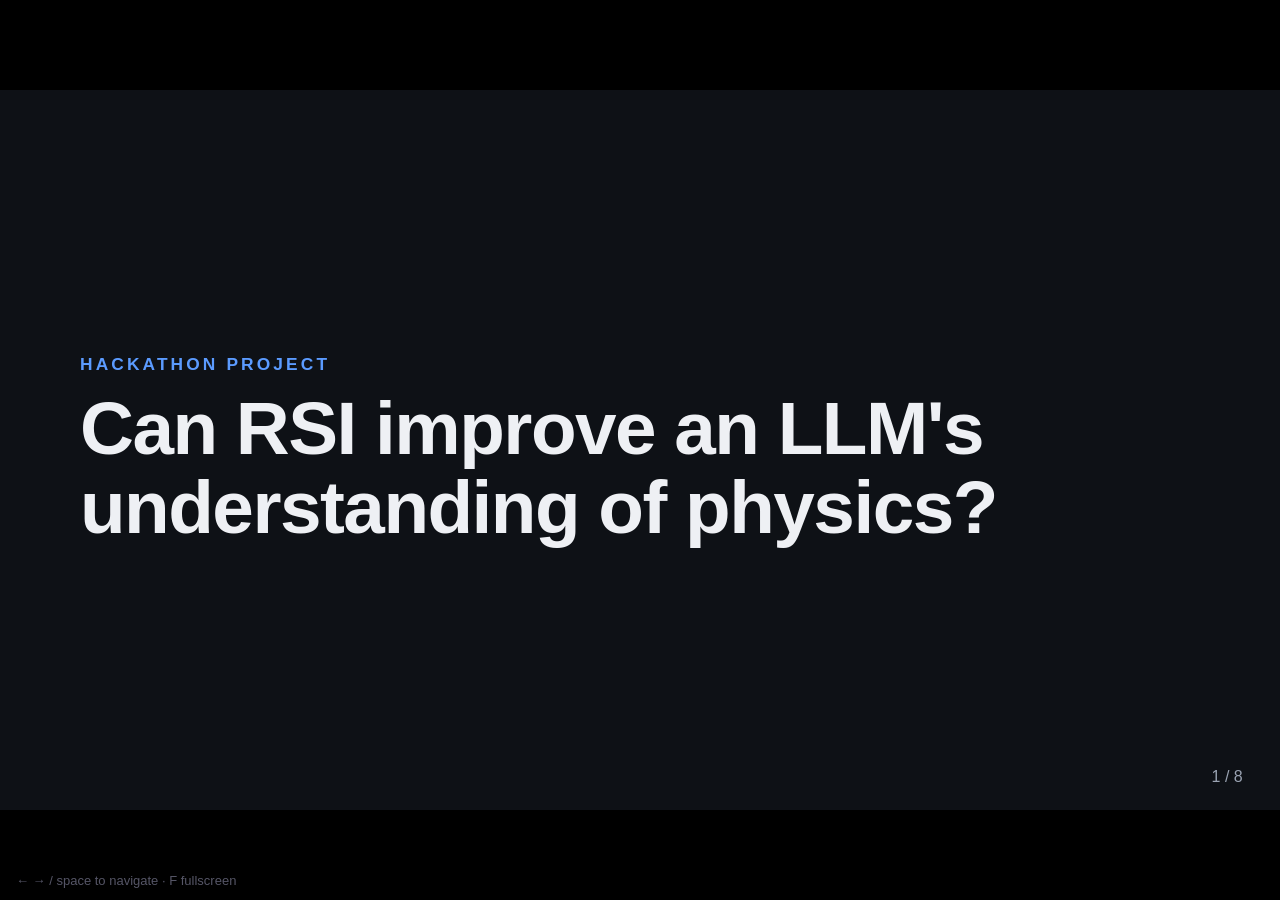
<file: presentation/talk-3min/index.html>
<!doctype html>
<html lang="en">
<head>
<meta charset="utf-8">
<meta name="viewport" content="width=device-width, initial-scale=1">
<title>Can RSI Improve LLM Physics (3 min)</title>
<link rel="stylesheet" href="../shared/deck.css">
</head>
<body>
<div id="stage">

<!-- 1. Title -->
<section class="slide center">
  <div class="kicker">Hackathon project</div>
  <h1>Can RSI improve an LLM's understanding of physics?</h1>
</section>

<!-- 2. Background -->
<section class="slide">
  <div class="kicker">Background</div>
  <h2>Advanced LLMs can now generate videos that look physically real.</h2>
  <figure class="vf" style="margin-top:12px"><div class="vslot" data-src="../media/background_1.png" style="aspect-ratio:1934/532"><div class="ph"><div class="t">IMAGE</div><div class="f">media/background_1.png</div></div></div></figure>
</section>

<!-- 3. Problem -->
<section class="slide">
  <div class="kicker">The problem</div>
  <h2>But the motion often breaks the physics.</h2>
  <div class="vgrid" style="gap:28px;align-items:flex-start">
    <div class="vf">
      <div class="tile r" style="padding:16px 22px;margin-bottom:16px"><h3 style="font-size:32px;margin-bottom:4px">Newton's laws</h3><p style="font-size:25px;line-height:1.3">A ball drifts sideways with no force.</p></div>
      <div class="vslot sq" data-src="../media/viol_1.mp4"><div class="ph"><div class="t">VIDEO</div><div class="f">media/viol_1.mp4</div></div></div>
    </div>
    <div class="vf">
      <div class="tile o" style="padding:16px 22px;margin-bottom:16px"><h3 style="font-size:32px;margin-bottom:4px">Energy conservation</h3><p style="font-size:25px;line-height:1.3">Each bounce goes higher than the last.</p></div>
      <div class="vslot sq" data-src="../media/viol_2.mp4"><div class="ph"><div class="t">VIDEO</div><div class="f">media/viol_2.mp4</div></div></div>
    </div>
    <div class="vf">
      <div class="tile " style="padding:16px 22px;margin-bottom:16px"><h3 style="font-size:32px;margin-bottom:4px">Contact</h3><p style="font-size:25px;line-height:1.3">The ball stops at the wall and does not come back.</p></div>
      <div class="vslot sq" data-src="../media/viol_3.mp4"><div class="ph"><div class="t">VIDEO</div><div class="f">media/viol_3.mp4</div></div></div>
    </div>
    <div class="vf">
      <div class="tile v" style="padding:16px 22px;margin-bottom:16px"><h3 style="font-size:32px;margin-bottom:4px">Momentum</h3><p style="font-size:25px;line-height:1.3">The hitting ball keeps going after a collision.</p></div>
      <div class="vslot sq" data-src="../media/viol_4.mp4"><div class="ph"><div class="t">VIDEO</div><div class="f">media/viol_4.mp4</div></div></div>
    </div>
  </div>
  <p class="src" style="margin-top:22px;font-size:24px">Example violations, each flagged by a check.</p>
</section>

<!-- 4. Idea: agent loop -->
<section class="slide">
  <div class="kicker">Our idea</div>
  <h2>Put an agent in the improvement loop.</h2>
  <div class="flow">
    <div class="box">Model draws<br>the scene</div><div class="arr">→</div>
    <div class="box" style="border-color:var(--orange)">Agent finds<br>failures</div><div class="arr">→</div>
    <div class="box" style="border-color:var(--orange)">Agent writes data,<br>verifiable reward</div><div class="arr">→</div>
    <div class="box">Train with RL<br>on that reward</div>
  </div>
  <svg viewBox="0 0 1680 110" style="width:100%;height:auto;margin-top:6px">
    <path d="M1560 0 V70 H120 V14" fill="none" stroke="#556" stroke-width="4" stroke-dasharray="10 8"/>
    <path d="M104 26 L120 4 L136 26" fill="none" stroke="#556" stroke-width="4"/>
    <text x="840" y="48" text-anchor="middle" font-size="30" fill="#9aa3b2">repeat, starting from the improved model's new failures</text>
  </svg>
  <ul style="margin-top:20px">
    <li>The agent, a stronger model (Claude), builds the training environment.</li>
    <li>It generates the data and writes a verifiable reward: a program checks the physics.</li>
    <li>It fine-tunes the model with that reward as the RL signal, and keeps exploring.</li>
  </ul>
</section>

<!-- 5. Model and training -->
<section class="slide">
  <div class="kicker">Model and training</div>
  <h2 style="margin-bottom:34px">The agent built everything around the model.</h2>
  <div class="kv tight">
    <div class="r"><div class="k">Model</div><div class="v">Small Qwen instruct model<small>Qwen2.5-0.5B-Instruct</small></div></div>
    <div class="r"><div class="k">Algorithm</div><div class="v">GRPO with LoRA<small>Hugging Face TRL</small></div><div class="by">Built by the agent</div></div>
    <div class="r"><div class="k">Environment</div><div class="v">Ball and wall scenes, with a checker<small>Task generator and scorer</small></div><div class="by">Built by the agent</div></div>
    <div class="r"><div class="k">Data</div><div class="v">Randomized scenes<small>Speed, wall position, ball size, bounciness</small></div><div class="by">Built by the agent</div></div>
    <div class="r"><div class="k">Reward</div><div class="v">Verifiable reward from the checker<small>A program scores the physics</small></div><div class="by">Built by the agent</div></div>
  </div>
  <p style="margin-top:30px;font-size:36px"><b>An AI agent ran the whole improvement pipeline. That is the RSI step.</b></p>
</section>

<!-- 6. Correct examples -->
<section class="slide">
  <div class="kicker">Examples</div>
  <h2>What correct physics looks like.</h2>
  <div class="vgrid" style="gap:28px">
    <figure class="vf good"><div class="vslot sq" data-src="../media/good_1.mp4"><div class="ph"><div class="t">VIDEO</div><div class="f">media/good_1.mp4</div></div></div>
      <figcaption style="font-size:26px"><b style="font-size:30px">Ball hits a wall</b>Rebounds at 0.8× its speed</figcaption></figure>
    <figure class="vf good"><div class="vslot sq" data-src="../media/good_2.mp4"><div class="ph"><div class="t">VIDEO</div><div class="f">media/good_2.mp4</div></div></div>
      <figcaption style="font-size:26px"><b style="font-size:30px">Ball bounces</b>Bounce heights decay</figcaption></figure>
    <figure class="vf good"><div class="vslot sq" data-src="../media/good_3.mp4"><div class="ph"><div class="t">VIDEO</div><div class="f">media/good_3.mp4</div></div></div>
      <figcaption style="font-size:26px"><b style="font-size:30px">Block splits</b>Momentum stays zero</figcaption></figure>
    <figure class="vf good"><div class="vslot sq" data-src="../media/good_4.mp4"><div class="ph"><div class="t">VIDEO</div><div class="f">media/good_4.mp4</div></div></div>
      <figcaption style="font-size:26px"><b style="font-size:30px">Two balls collide</b>Momentum passes on</figcaption></figure>
  </div>
</section>

<!-- 7. Failure modes -> rewards -->
<section class="slide">
  <div class="kicker">Failure modes</div>
  <h2>Each failure becomes a reward signal.</h2>
  <div class="vgrid" style="gap:40px">
    <figure class="vf badc"><div class="vslot sq" data-src="../media/bad_1.mp4"><div class="ph"><div class="t">VIDEO</div><div class="f">media/bad_1.mp4</div></div></div>
      <figcaption style="font-size:28px"><b style="font-size:32px">Passes through the wall</b>→ penetration is a hard violation</figcaption></figure>
    <figure class="vf badc"><div class="vslot sq" data-src="../media/bad_2.mp4"><div class="ph"><div class="t">VIDEO</div><div class="f">media/bad_2.mp4</div></div></div>
      <figcaption style="font-size:28px"><b style="font-size:32px">Turns back early</b>→ must reach the wall</figcaption></figure>
    <figure class="vf badc"><div class="vslot sq" data-src="../media/bad_3.mp4"><div class="ph"><div class="t">VIDEO</div><div class="f">media/bad_3.mp4</div></div></div>
      <figcaption style="font-size:28px"><b style="font-size:32px">Bounces back faster</b>→ energy gain is penalized</figcaption></figure>
  </div>
</section>

<!-- 8. Results -->
<section class="slide">
  <div class="kicker">Results</div>
  <h2>Success rate on cases it never saw.</h2>
  <div class="row" style="gap:40px">
    <div class="col" style="flex:.95">
      <div class="card" style="padding:28px 34px;margin-bottom:26px">
        <div class="kpilabel" style="margin:0 0 8px">Held-out scenes, before → after training</div>
        <div class="kpi" data-kpi="heldout"></div>
      </div>
      <div class="card" style="padding:20px 26px">
        <table>
          <tr><th></th><th class="n">In-distribution</th><th class="n">Held-out</th></tr>
          <tr><td>Base model</td><td data-r="in_dist.base"></td><td data-r="heldout.base"></td></tr>
          <tr><td>After training</td><td data-r="in_dist.rl"></td><td data-r="heldout.rl"></td></tr>
        </table>
      </div>
      <p class="src" style="font-size:23px">Success: no physics rule broken, and contact time, bounce speed, and trajectory all accurate. 200 scenes per set.</p>
    </div>
    <div class="col" style="flex:1.05">
      <div class="card" style="padding:22px 26px"><div class="curve"></div></div>
    </div>
  </div>
</section>

<div class="pn" id="pn"></div>
</div>
<div class="hint">← → / space to navigate · F fullscreen</div>
<script>
window.RESULTS={in_dist:{base:12,rl:71},heldout:{base:8,rl:54}};
window.CURVE={xlabel:"Training step",steps:[0,10,20,30,40,50,60],in_dist:[12,15,24,38,52,63,71],heldout:[8,9,15,26,38,47,54]};
</script>
<script src="../shared/deck.js"></script>
</body>
</html>
</file>
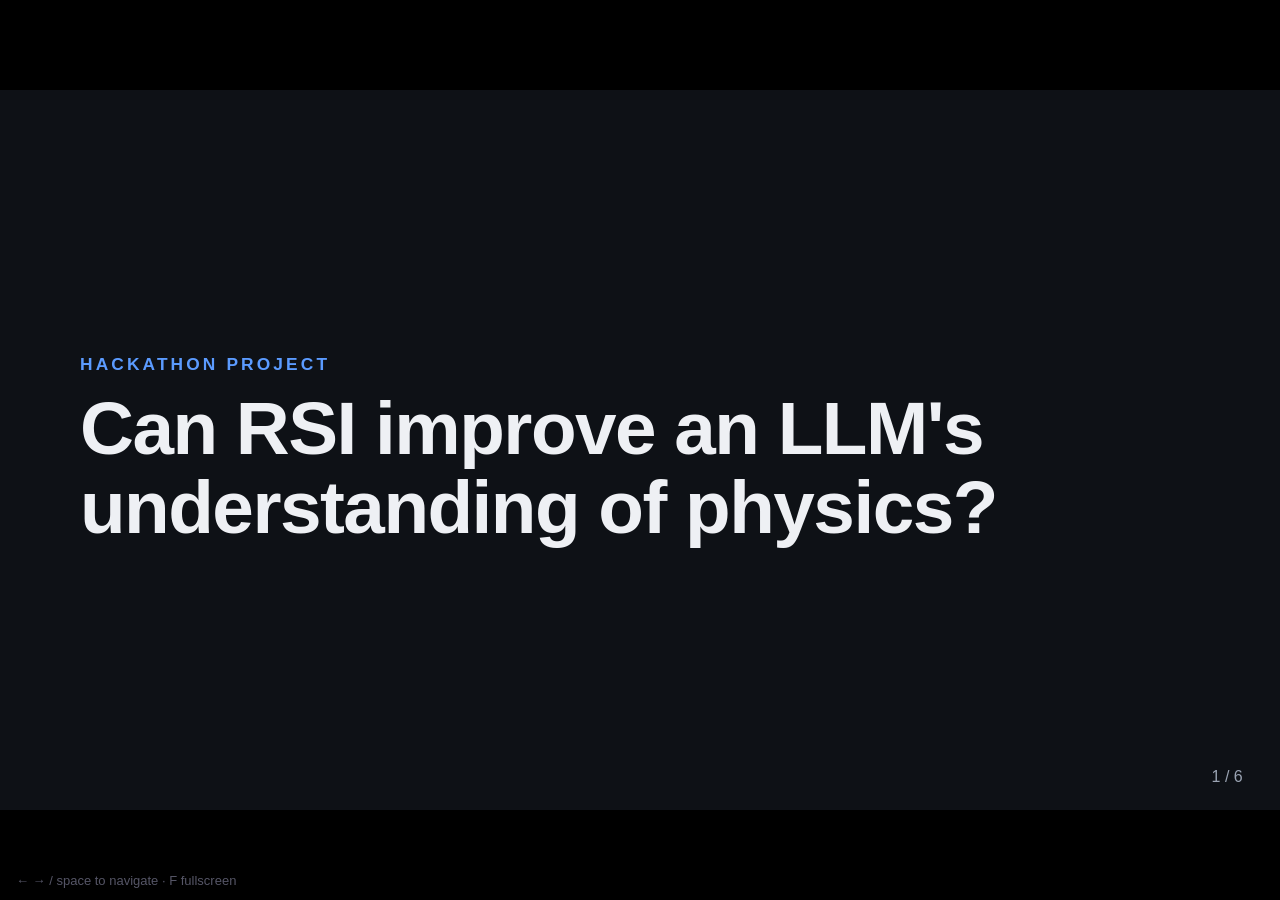
<file: presentation/video-1min/index.html>
<!doctype html>
<html lang="en">
<head>
<meta charset="utf-8">
<meta name="viewport" content="width=device-width, initial-scale=1">
<title>Can RSI Improve LLM Physics (1 min)</title>
<link rel="stylesheet" href="../shared/deck.css">
</head>
<body>
<div id="stage">

<!-- 1. Hook -->
<section class="slide center">
  <div class="kicker">Hackathon project</div>
  <h1>Can RSI improve an LLM's understanding of physics?</h1>
</section>

<!-- 2. Background + problem -->
<section class="slide center">
  <div class="kicker">The problem</div>
  <div class="big">AI-generated scenes look real, but their motion often <span class="hl">breaks the physics</span>.</div>
  <p class="sub">Newton's laws. Energy conservation. Momentum.</p>
</section>

<!-- 3. Idea -->
<section class="slide">
  <div class="kicker">Our idea</div>
  <h2>Put an agent in the improvement loop.</h2>
  <div class="flow">
    <div class="box">Model draws<br>the scene</div><div class="arr">→</div>
    <div class="box" style="border-color:var(--orange)">Agent finds<br>failures</div><div class="arr">→</div>
    <div class="box" style="border-color:var(--orange)">Agent writes data,<br>verifiable reward</div><div class="arr">→</div>
    <div class="box">Train a small Qwen<br>on that reward</div>
  </div>
  <svg viewBox="0 0 1680 110" style="width:100%;height:auto;margin-top:6px">
    <path d="M1560 0 V70 H120 V14" fill="none" stroke="#556" stroke-width="4" stroke-dasharray="10 8"/>
    <path d="M104 26 L120 4 L136 26" fill="none" stroke="#556" stroke-width="4"/>
    <text x="840" y="48" text-anchor="middle" font-size="30" fill="#9aa3b2">repeat with the new model's failures</text>
  </svg>
</section>

<!-- 4. Examples (two square clips; positions used by build.py) -->
<section class="slide">
  <div class="kicker">Examples</div>
  <h2>A correct bounce, and a failure we catch.</h2>
  <figure class="vf good abs" style="left:330px;top:265px;width:560px">
    <div class="vslot sq" data-src="../media/good_1.mp4"><div class="ph"><div class="t">VIDEO</div><div class="f">media/good_1.mp4</div></div></div>
    <figcaption><b>Correct</b></figcaption></figure>
  <figure class="vf badc abs" style="left:1030px;top:265px;width:560px">
    <div class="vslot sq" data-src="../media/bad_1.mp4"><div class="ph"><div class="t">VIDEO</div><div class="f">media/bad_1.mp4</div></div></div>
    <figcaption><b>Failure → becomes a reward signal</b></figcaption></figure>
</section>

<!-- 5. Results -->
<section class="slide">
  <div class="kicker">Results</div>
  <h2>Success rate on cases it never saw.</h2>
  <div class="row" style="gap:48px;align-items:center">
    <div class="col" style="flex:.8">
      <div class="kpi" data-kpi="heldout"></div>
      <div class="kpilabel">Held-out scenes, before → after training</div>
      <div class="kpi" data-kpi="in_dist" style="font-size:80px"></div>
      <div class="kpilabel" style="margin-bottom:0">In-distribution scenes</div>
    </div>
    <div class="col" style="flex:1.2">
      <div class="card" style="padding:22px 26px"><div class="curve"></div></div>
    </div>
  </div>
</section>

<!-- 6. Close -->
<section class="slide center">
  <div class="kicker">Takeaway</div>
  <div class="big">Recursive self-improvement, <span class="hl">for physics</span>.</div>
</section>

<div class="pn" id="pn"></div>
</div>
<div class="hint">← → / space to navigate · F fullscreen</div>
<script>
window.RESULTS={in_dist:{base:12,rl:71},heldout:{base:8,rl:54}};
window.CURVE={xlabel:"Training step",steps:[0,10,20,30,40,50,60],in_dist:[12,15,24,38,52,63,71],heldout:[8,9,15,26,38,47,54]};
</script>
<script src="../shared/deck.js"></script>
</body>
</html>
</file>
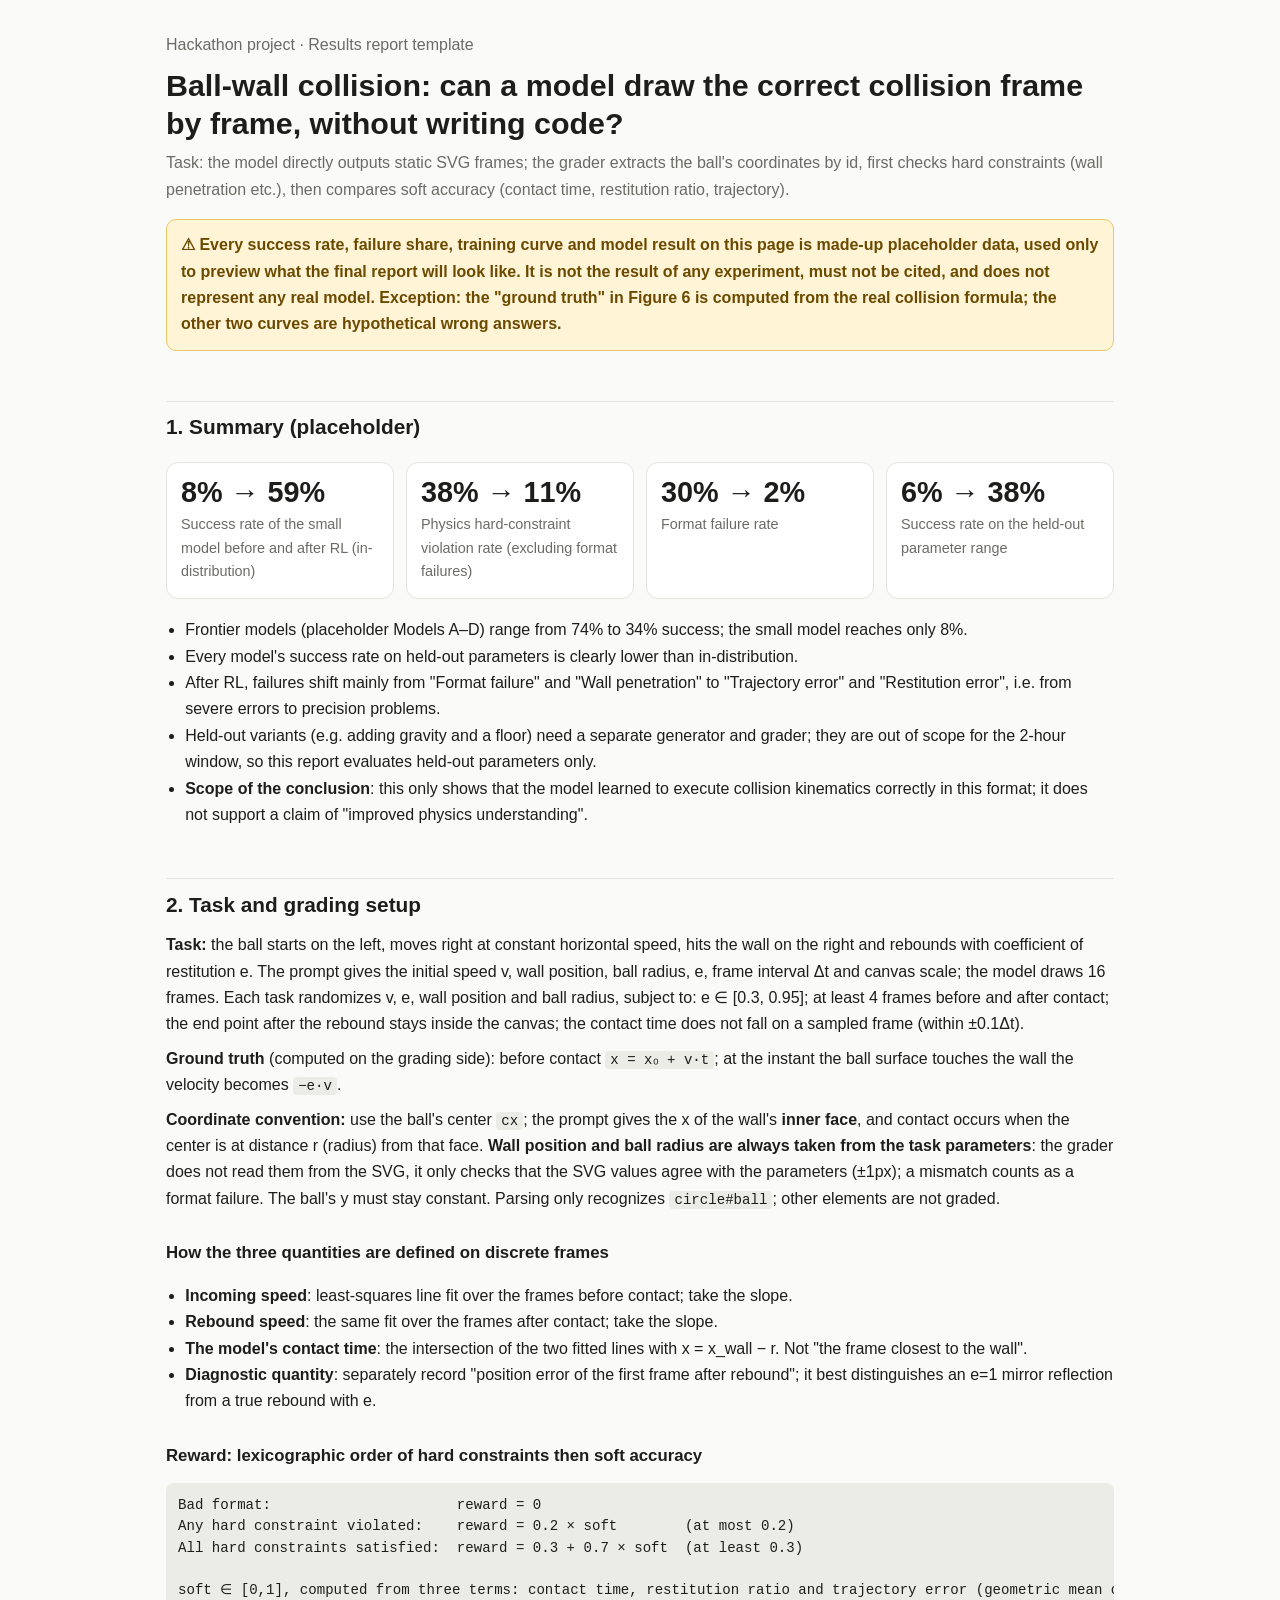
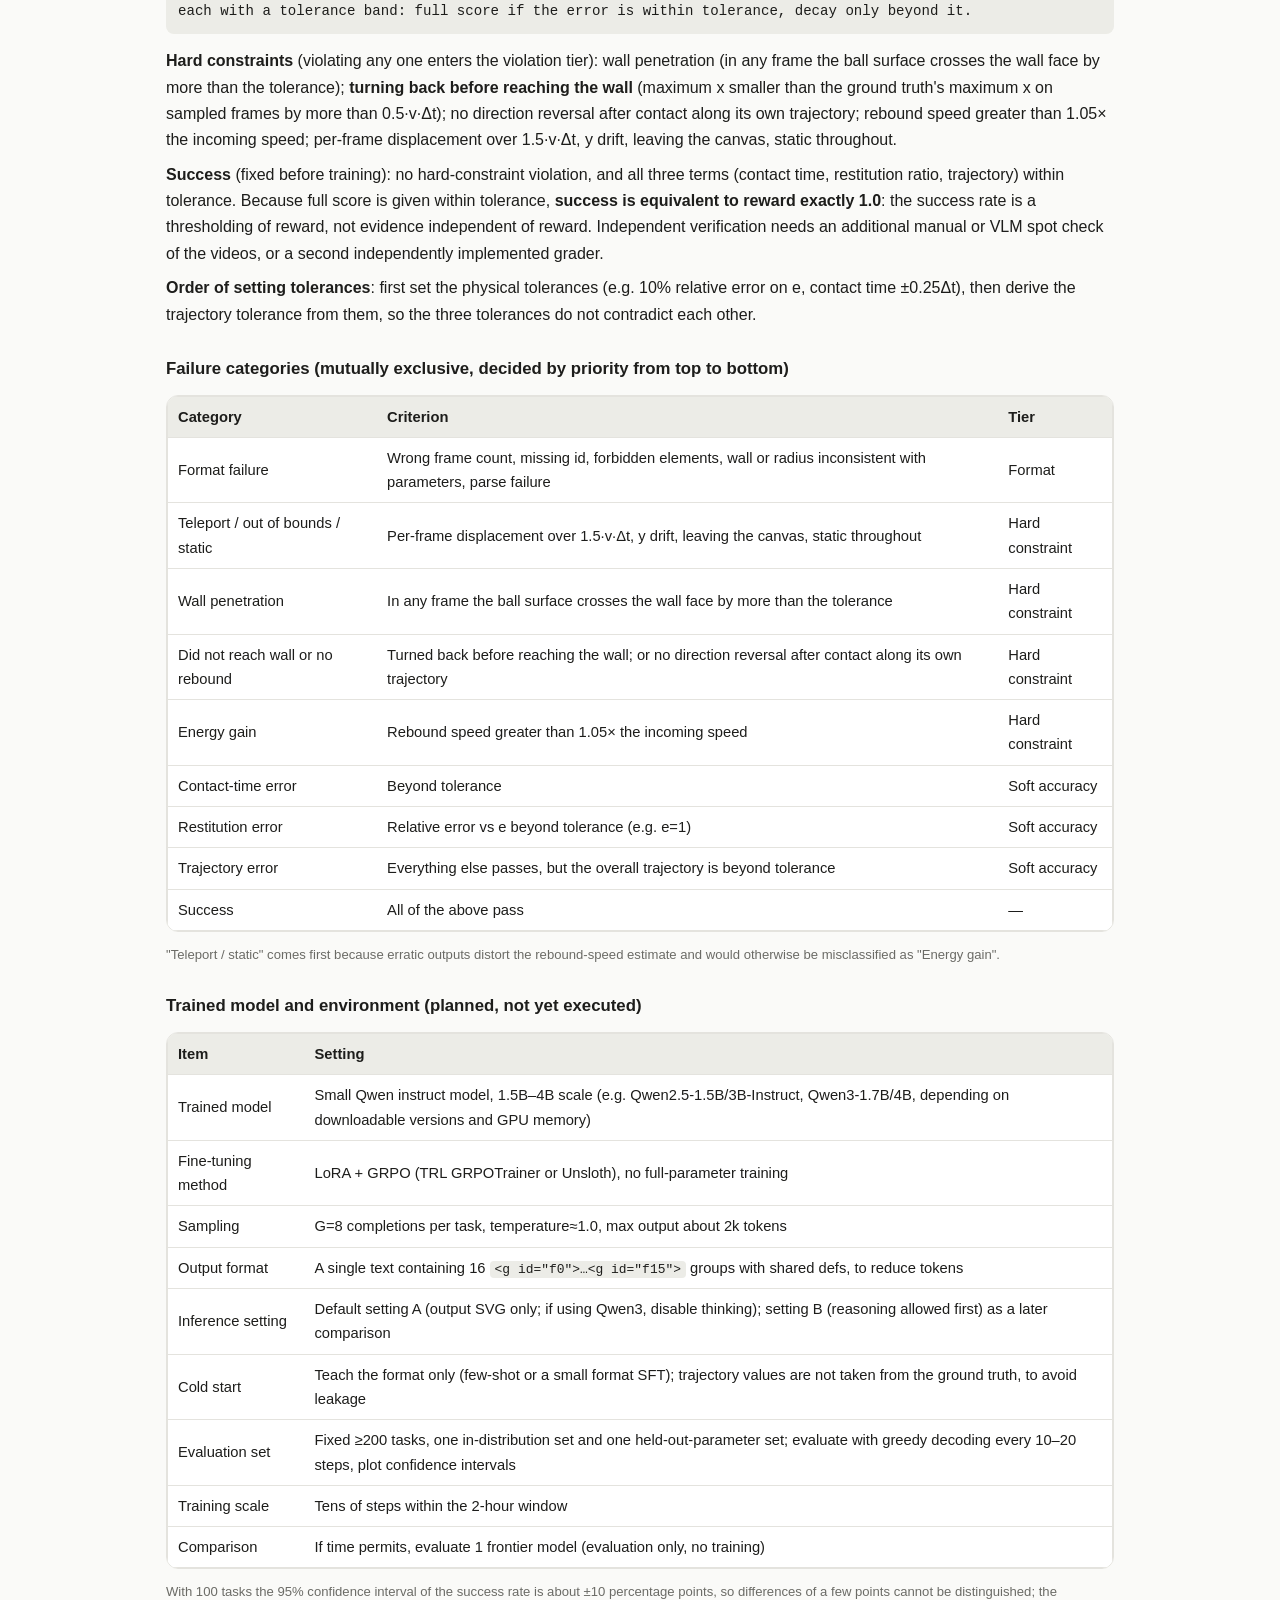
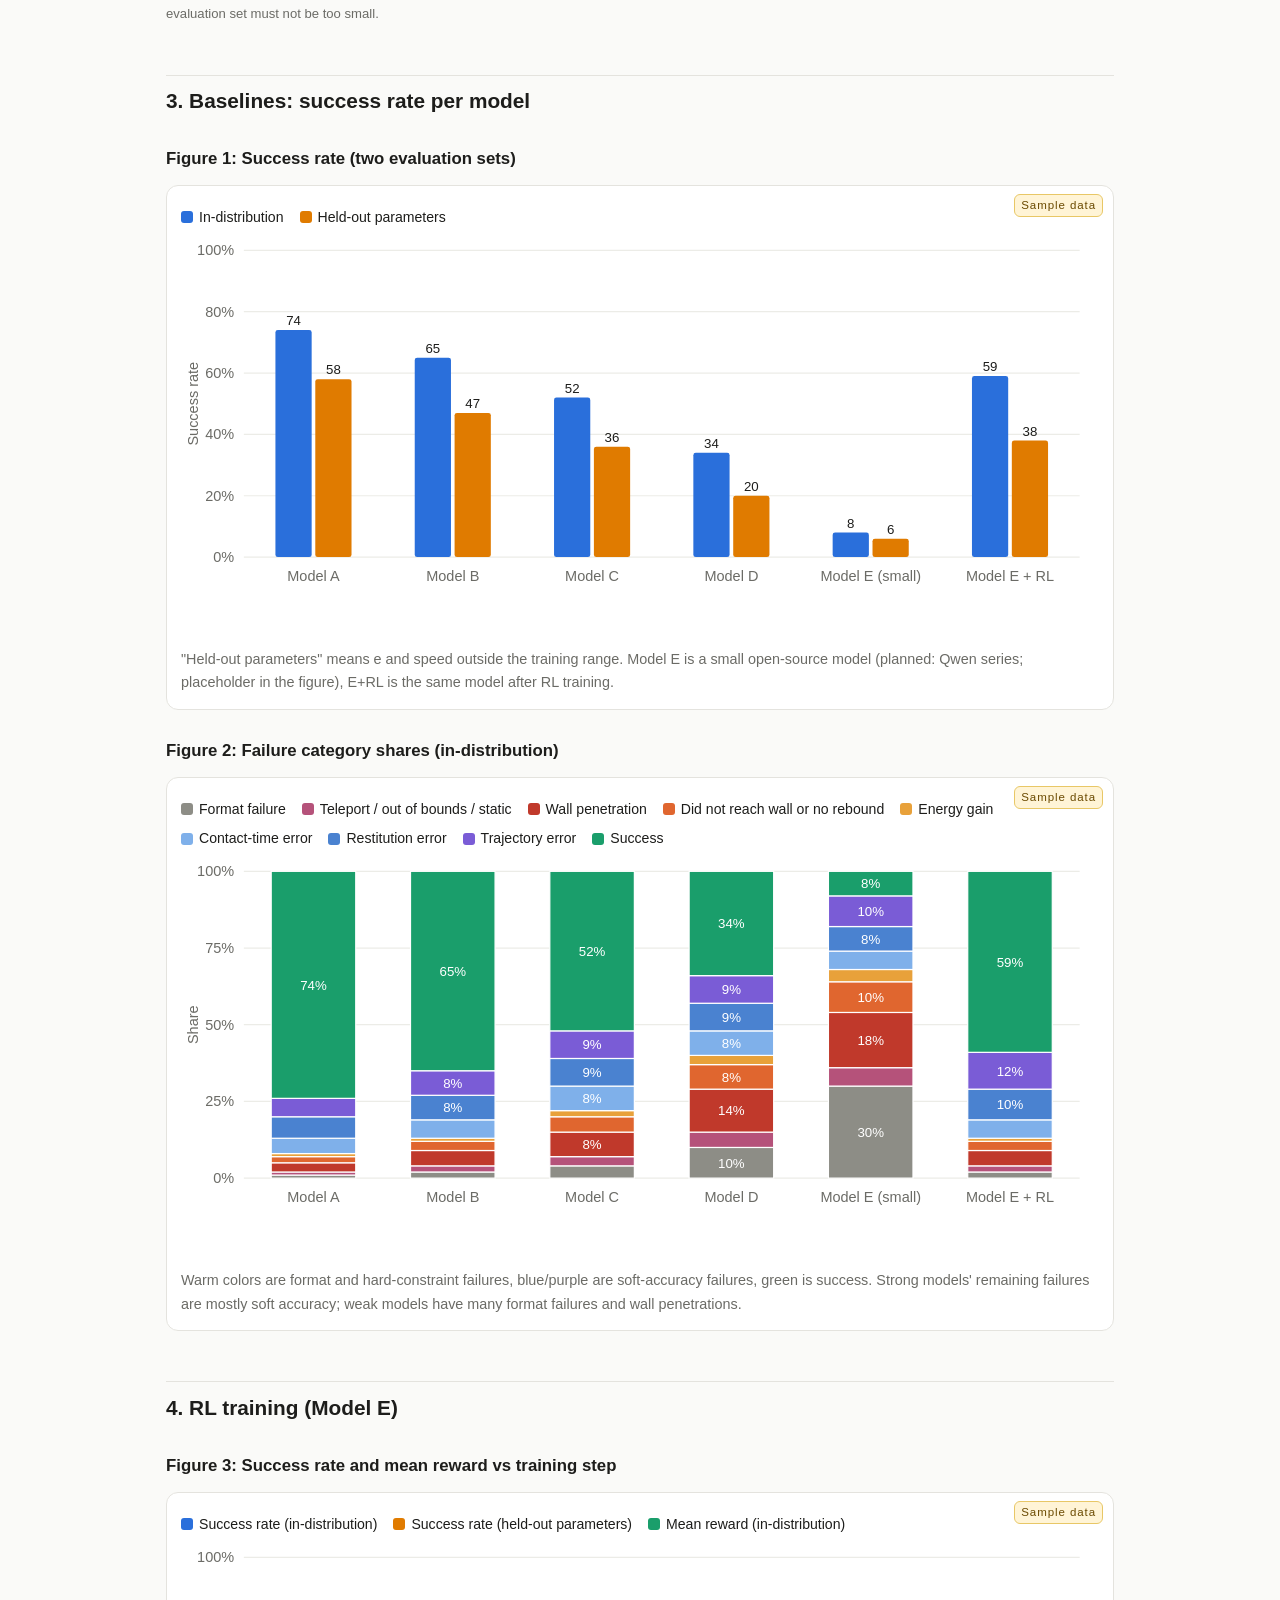
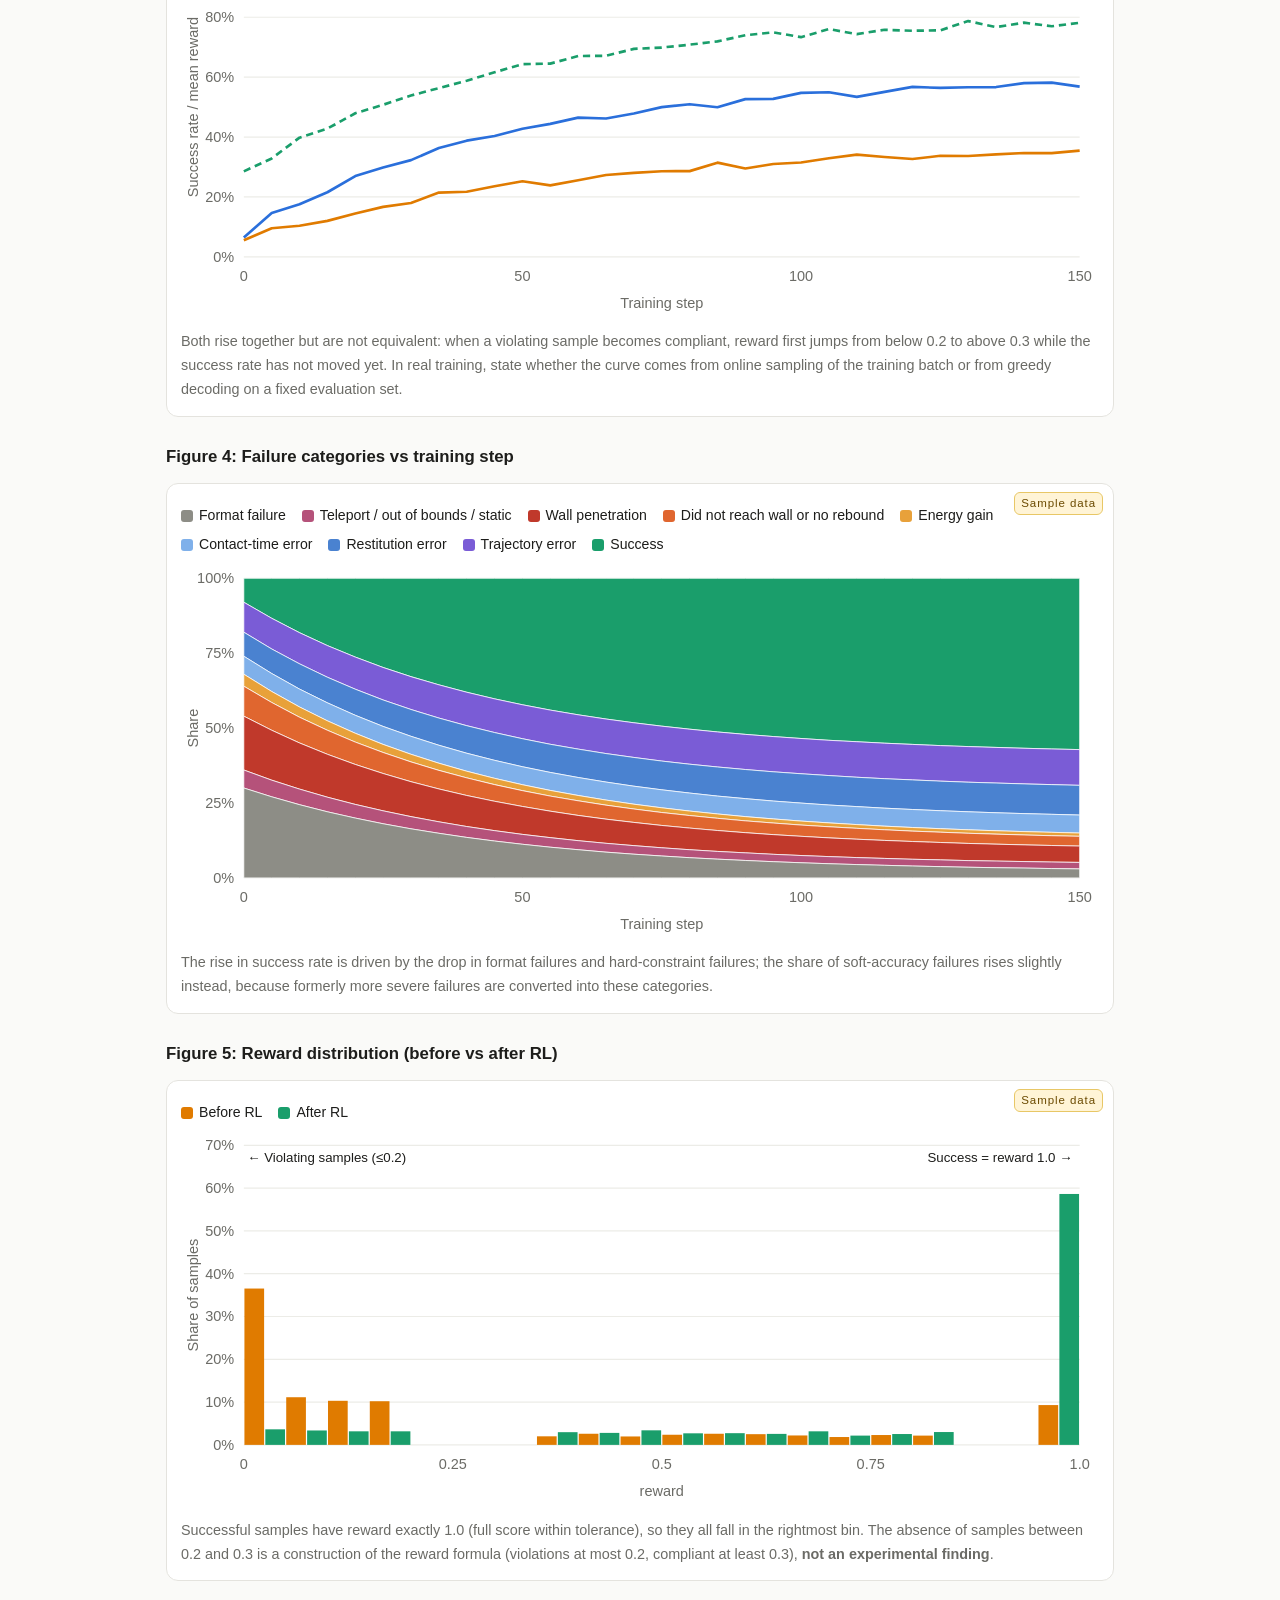
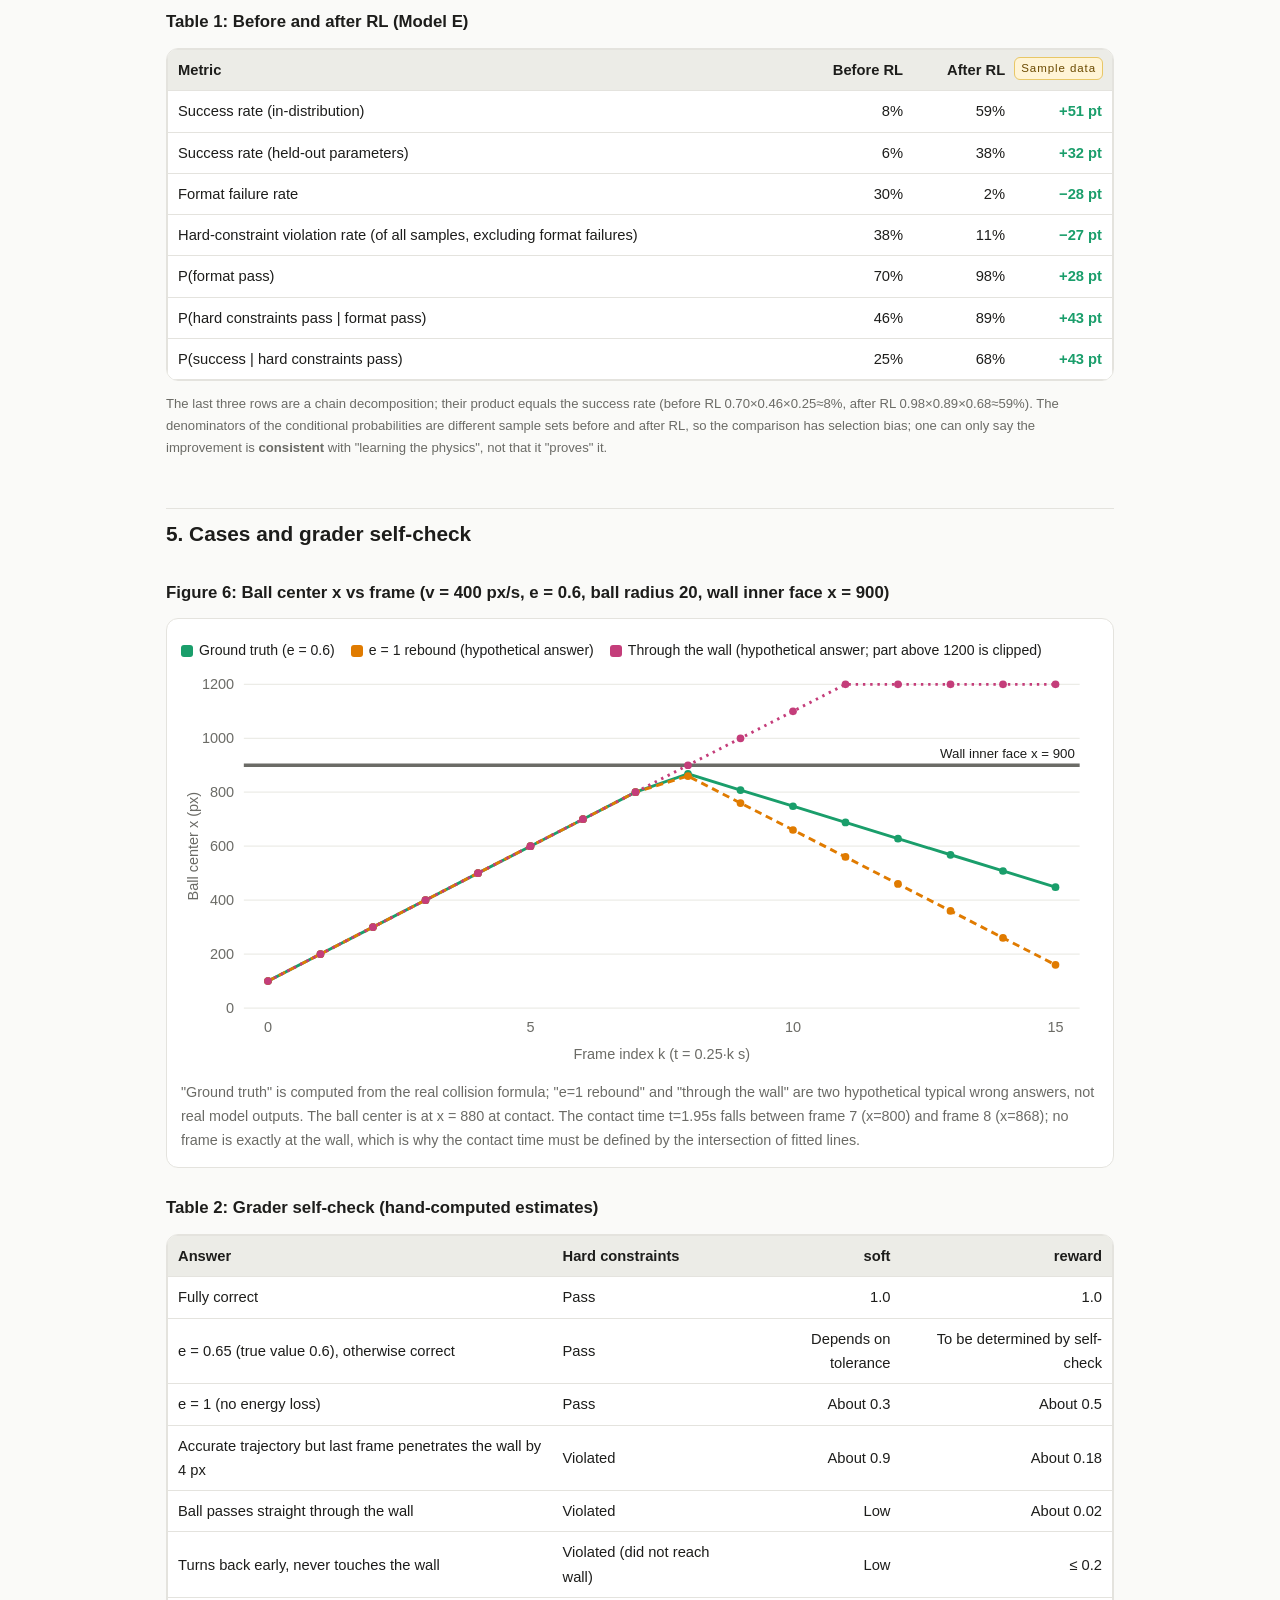
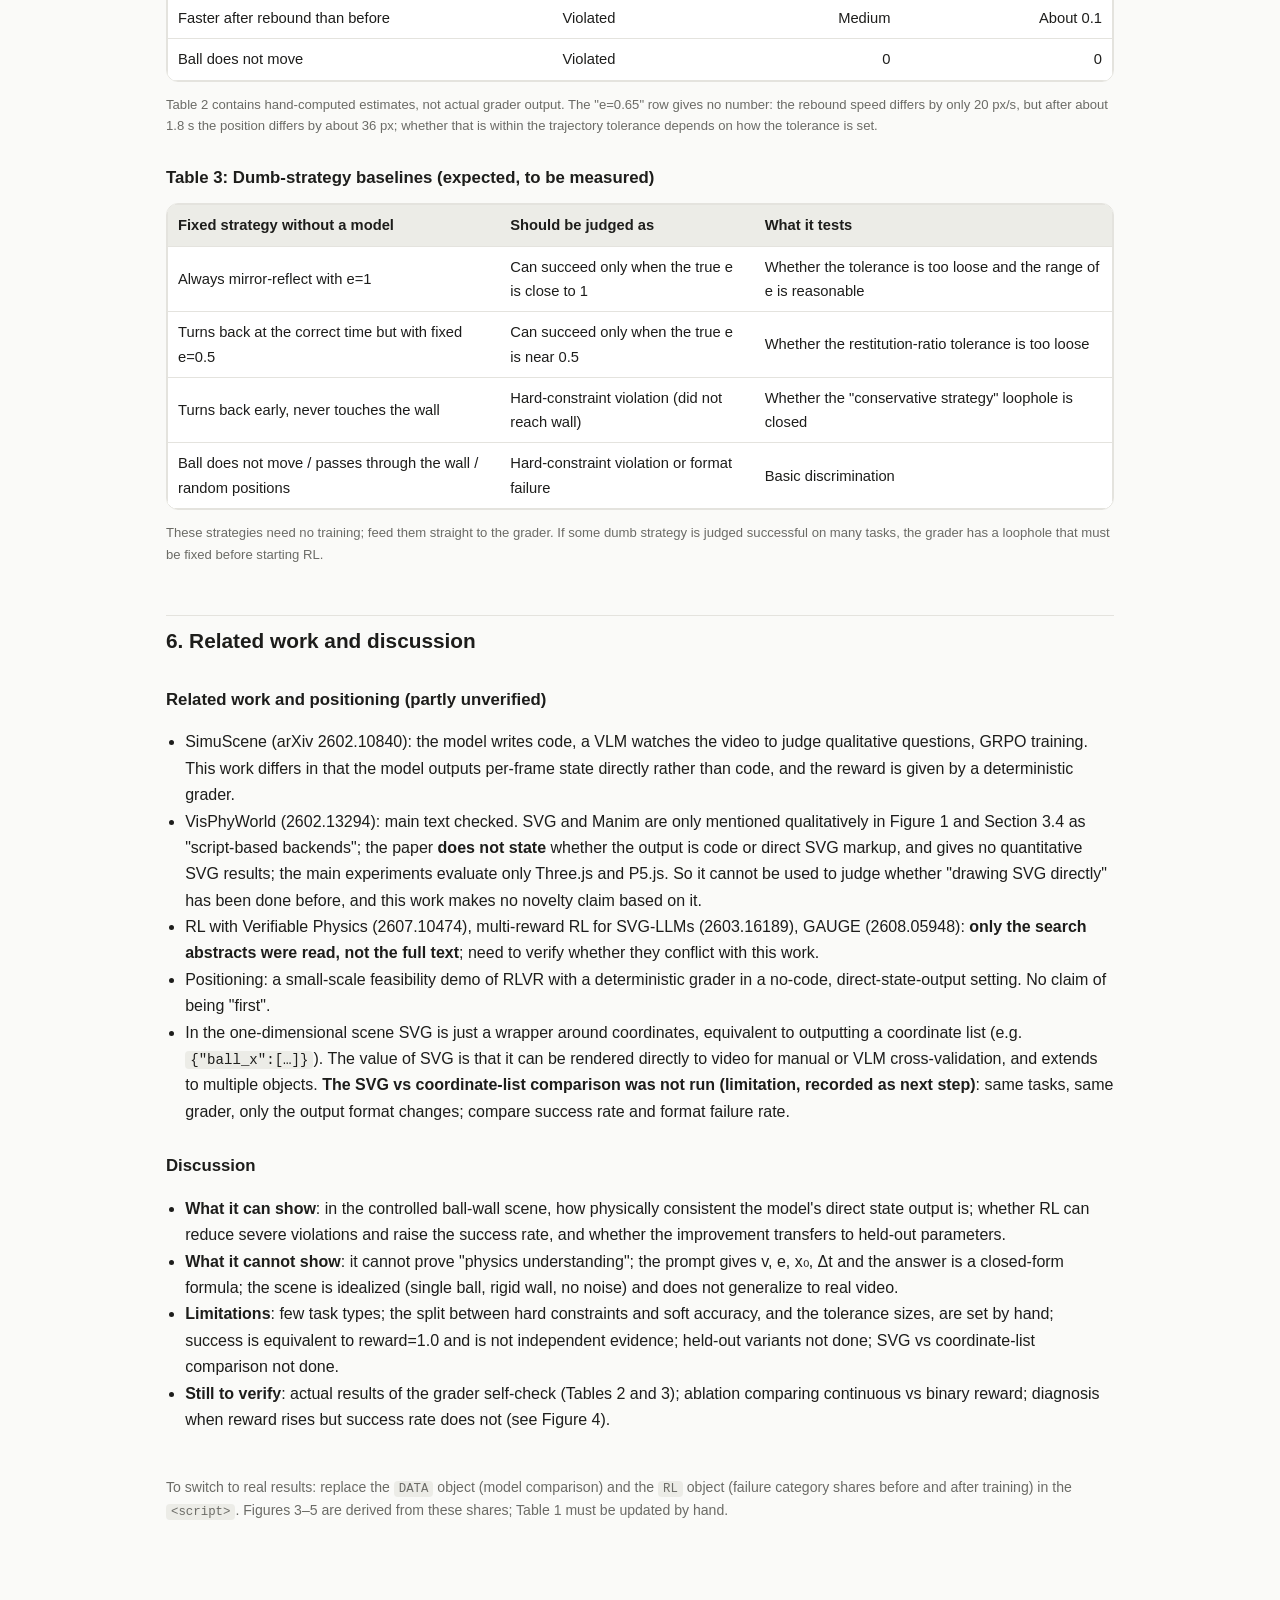
<file: report_mock.html>
<!doctype html>
<html lang="en">
<head>
<meta charset="utf-8">
<meta name="viewport" content="width=device-width, initial-scale=1">
<title>Ball-Wall Collision Evaluation Report (Sample Data)</title>
<style>
  :root{
    --bg:#fafaf8; --fg:#1d1d1b; --muted:#6b6b66; --card:#ffffff; --line:#e4e3de; --grid:#ececE7;
    --warn-bg:#fff4d6; --warn-fg:#6b4a00; --warn-line:#e8c766;
    --c1:#2a6fdb; --c2:#e07b00; --c3:#1a9e6b; --c4:#c43d7a; --c5:#7a5cd6; --c6:#555550;
    --k1:#8d8d86; --k2:#b5527a; --k3:#c0392b; --k4:#e0662f; --k5:#e8a13a; --k6:#7fb0ea; --k7:#4a82d0; --k8:#7a5cd6; --k9:#1a9e6b;
  }
  @media (prefers-color-scheme: dark){
    :root:not([data-theme="light"]){
      --bg:#141413; --fg:#ecebe6; --muted:#9a9990; --card:#1e1e1c; --line:#33322e; --grid:#2a2926;
      --warn-bg:#3a2e0d; --warn-fg:#f1d58a; --warn-line:#7a6320;
      --c1:#6ea2ff; --c2:#ffa13d; --c3:#4cc995; --c4:#ef72a8; --c5:#a08cff; --c6:#b4b3aa;
      --k1:#9a9990; --k2:#d77aa0; --k3:#ef6a5b; --k4:#f48a52; --k5:#f2b955; --k6:#8fbcf0; --k7:#6a9ee6; --k8:#a08cff; --k9:#4cc995;
    }
  }
  *{box-sizing:border-box}
  body{margin:0;background:var(--bg);color:var(--fg);font:16px/1.65 -apple-system,BlinkMacSystemFont,"PingFang SC","Noto Sans SC",sans-serif}
  .wrap{max-width:980px;margin:0 auto;padding:24px 16px 80px}
  h1{font-size:1.9rem;line-height:1.25;margin:.2em 0 .1em}
  h2{font-size:1.3rem;margin:2.4em 0 .5em;padding-top:.4em;border-top:1px solid var(--line)}
  h3{font-size:1.05rem;margin:1.6em 0 .3em}
  p{margin:.5em 0}
  .sub{color:var(--muted)}
  .banner{background:var(--warn-bg);color:var(--warn-fg);border:1px solid var(--warn-line);border-radius:10px;padding:12px 14px;margin:16px 0;font-weight:600}
  .kpis{display:grid;grid-template-columns:repeat(auto-fit,minmax(200px,1fr));gap:12px;margin:18px 0}
  .kpi{background:var(--card);border:1px solid var(--line);border-radius:12px;padding:14px}
  .kpi .n{font-size:1.8rem;font-weight:700;line-height:1.1}
  .kpi .l{color:var(--muted);font-size:.9rem;margin-top:4px}
  .card{background:var(--card);border:1px solid var(--line);border-radius:12px;padding:14px;margin:12px 0;position:relative;overflow:hidden}
  .card.mock::after{content:"Sample data";position:absolute;right:10px;top:8px;font-size:.72rem;letter-spacing:.08em;color:var(--warn-fg);background:var(--warn-bg);border:1px solid var(--warn-line);border-radius:6px;padding:1px 6px}
  figure{margin:0}
  figcaption{color:var(--muted);font-size:.9rem;margin-top:6px}
  svg{width:100%;height:auto;display:block}
  svg text{fill:var(--fg);font-family:inherit}
  .axis text{fill:var(--muted);font-size:12px}
  .legend{display:flex;flex-wrap:wrap;gap:6px 16px;margin:6px 0 2px;font-size:.88rem}
  .legend span{display:inline-flex;align-items:center;gap:6px}
  .sw{width:12px;height:12px;border-radius:3px;display:inline-block}
  table{width:100%;border-collapse:collapse;font-size:.92rem;background:var(--card);border:1px solid var(--line)}
  th,td{padding:8px 10px;text-align:right;border-bottom:1px solid var(--line)}
  th:first-child,td:first-child{text-align:left}
  td.l,th.l{text-align:left}
  th{background:var(--grid);font-weight:600}
  .tablewrap{overflow-x:auto;position:relative}
  .good{color:var(--c3);font-weight:600}
  .tag{font-size:.82rem;color:var(--muted)}
  ul{padding-left:1.2em}
  code{background:var(--grid);padding:1px 5px;border-radius:4px;font-size:.88em}
  pre{background:var(--grid);padding:12px;border-radius:8px;overflow-x:auto;font-size:.88rem;line-height:1.5}
  footer{margin-top:3em;color:var(--muted);font-size:.88rem}
</style>
</head>
<body>
<div class="wrap">

<p class="sub">Hackathon project · Results report template</p>
<h1>Ball-wall collision: can a model draw the correct collision frame by frame, without writing code?</h1>
<p class="sub">Task: the model directly outputs static SVG frames; the grader extracts the ball's coordinates by id, first checks hard constraints (wall penetration etc.), then compares soft accuracy (contact time, restitution ratio, trajectory).</p>

<div class="banner">⚠ Every success rate, failure share, training curve and model result on this page is <strong>made-up placeholder data</strong>, used only to preview what the final report will look like. It is not the result of any experiment, must not be cited, and does not represent any real model. Exception: the "ground truth" in Figure 6 is computed from the real collision formula; the other two curves are hypothetical wrong answers.</div>

<h2>1. Summary (placeholder)</h2>
<div class="kpis">
  <div class="kpi"><div class="n">8% → 59%</div><div class="l">Success rate of the small model before and after RL (in-distribution)</div></div>
  <div class="kpi"><div class="n">38% → 11%</div><div class="l">Physics hard-constraint violation rate (excluding format failures)</div></div>
  <div class="kpi"><div class="n">30% → 2%</div><div class="l">Format failure rate</div></div>
  <div class="kpi"><div class="n">6% → 38%</div><div class="l">Success rate on the held-out parameter range</div></div>
</div>
<ul>
  <li>Frontier models (placeholder Models A–D) range from 74% to 34% success; the small model reaches only 8%.</li>
  <li>Every model's success rate on held-out parameters is clearly lower than in-distribution.</li>
  <li>After RL, failures shift mainly from "Format failure" and "Wall penetration" to "Trajectory error" and "Restitution error", i.e. from severe errors to precision problems.</li>
  <li>Held-out variants (e.g. adding gravity and a floor) need a separate generator and grader; they are out of scope for the 2-hour window, so this report evaluates held-out parameters only.</li>
  <li><b>Scope of the conclusion</b>: this only shows that the model learned to execute collision kinematics correctly in this format; it does not support a claim of "improved physics understanding".</li>
</ul>

<h2>2. Task and grading setup</h2>
<p><b>Task:</b> the ball starts on the left, moves right at constant horizontal speed, hits the wall on the right and rebounds with coefficient of restitution e. The prompt gives the initial speed v, wall position, ball radius, e, frame interval Δt and canvas scale; the model draws 16 frames. Each task randomizes v, e, wall position and ball radius, subject to: e ∈ [0.3, 0.95]; at least 4 frames before and after contact; the end point after the rebound stays inside the canvas; the contact time does not fall on a sampled frame (within ±0.1Δt).</p>
<p><b>Ground truth</b> (computed on the grading side): before contact <code>x = x₀ + v·t</code>; at the instant the ball surface touches the wall the velocity becomes <code>−e·v</code>.</p>
<p><b>Coordinate convention:</b> use the ball's center <code>cx</code>; the prompt gives the x of the wall's <b>inner face</b>, and contact occurs when the center is at distance r (radius) from that face. <b>Wall position and ball radius are always taken from the task parameters</b>: the grader does not read them from the SVG, it only checks that the SVG values agree with the parameters (±1px); a mismatch counts as a format failure. The ball's y must stay constant. Parsing only recognizes <code>circle#ball</code>; other elements are not graded.</p>

<h3>How the three quantities are defined on discrete frames</h3>
<ul>
  <li><b>Incoming speed</b>: least-squares line fit over the frames before contact; take the slope.</li>
  <li><b>Rebound speed</b>: the same fit over the frames after contact; take the slope.</li>
  <li><b>The model's contact time</b>: the intersection of the two fitted lines with x = x_wall − r. Not "the frame closest to the wall".</li>
  <li><b>Diagnostic quantity</b>: separately record "position error of the first frame after rebound"; it best distinguishes an e=1 mirror reflection from a true rebound with e.</li>
</ul>

<h3>Reward: lexicographic order of hard constraints then soft accuracy</h3>
<pre>Bad format:                      reward = 0
Any hard constraint violated:    reward = 0.2 × soft        (at most 0.2)
All hard constraints satisfied:  reward = 0.3 + 0.7 × soft  (at least 0.3)

soft ∈ [0,1], computed from three terms: contact time, restitution ratio and trajectory error (geometric mean or minimum),
each with a tolerance band: full score if the error is within tolerance, decay only beyond it.</pre>
<p><b>Hard constraints</b> (violating any one enters the violation tier): wall penetration (in any frame the ball surface crosses the wall face by more than the tolerance); <b>turning back before reaching the wall</b> (maximum x smaller than the ground truth's maximum x on sampled frames by more than 0.5·v·Δt); no direction reversal after contact along its own trajectory; rebound speed greater than 1.05× the incoming speed; per-frame displacement over 1.5·v·Δt, y drift, leaving the canvas, static throughout.</p>
<p><b>Success</b> (fixed before training): no hard-constraint violation, and all three terms (contact time, restitution ratio, trajectory) within tolerance. Because full score is given within tolerance, <b>success is equivalent to reward exactly 1.0</b>: the success rate is a thresholding of reward, not evidence independent of reward. Independent verification needs an additional manual or VLM spot check of the videos, or a second independently implemented grader.</p>
<p><b>Order of setting tolerances</b>: first set the physical tolerances (e.g. 10% relative error on e, contact time ±0.25Δt), then derive the trajectory tolerance from them, so the three tolerances do not contradict each other.</p>

<h3>Failure categories (mutually exclusive, decided by priority from top to bottom)</h3>
<div class="tablewrap card" style="padding:0"><table>
  <tr><th class="l">Category</th><th class="l">Criterion</th><th class="l">Tier</th></tr>
  <tr><td class="l">Format failure</td><td class="l">Wrong frame count, missing id, forbidden elements, wall or radius inconsistent with parameters, parse failure</td><td class="l">Format</td></tr>
  <tr><td class="l">Teleport / out of bounds / static</td><td class="l">Per-frame displacement over 1.5·v·Δt, y drift, leaving the canvas, static throughout</td><td class="l">Hard constraint</td></tr>
  <tr><td class="l">Wall penetration</td><td class="l">In any frame the ball surface crosses the wall face by more than the tolerance</td><td class="l">Hard constraint</td></tr>
  <tr><td class="l">Did not reach wall or no rebound</td><td class="l">Turned back before reaching the wall; or no direction reversal after contact along its own trajectory</td><td class="l">Hard constraint</td></tr>
  <tr><td class="l">Energy gain</td><td class="l">Rebound speed greater than 1.05× the incoming speed</td><td class="l">Hard constraint</td></tr>
  <tr><td class="l">Contact-time error</td><td class="l">Beyond tolerance</td><td class="l">Soft accuracy</td></tr>
  <tr><td class="l">Restitution error</td><td class="l">Relative error vs e beyond tolerance (e.g. e=1)</td><td class="l">Soft accuracy</td></tr>
  <tr><td class="l">Trajectory error</td><td class="l">Everything else passes, but the overall trajectory is beyond tolerance</td><td class="l">Soft accuracy</td></tr>
  <tr><td class="l">Success</td><td class="l">All of the above pass</td><td class="l">—</td></tr>
</table></div>
<p class="tag">"Teleport / static" comes first because erratic outputs distort the rebound-speed estimate and would otherwise be misclassified as "Energy gain".</p>

<h3>Trained model and environment (planned, not yet executed)</h3>
<div class="tablewrap card" style="padding:0"><table>
  <tr><th class="l">Item</th><th class="l">Setting</th></tr>
  <tr><td class="l">Trained model</td><td class="l">Small Qwen instruct model, 1.5B–4B scale (e.g. Qwen2.5-1.5B/3B-Instruct, Qwen3-1.7B/4B, depending on downloadable versions and GPU memory)</td></tr>
  <tr><td class="l">Fine-tuning method</td><td class="l">LoRA + GRPO (TRL GRPOTrainer or Unsloth), no full-parameter training</td></tr>
  <tr><td class="l">Sampling</td><td class="l">G=8 completions per task, temperature≈1.0, max output about 2k tokens</td></tr>
  <tr><td class="l">Output format</td><td class="l">A single text containing 16 <code>&lt;g id="f0"&gt;…&lt;g id="f15"&gt;</code> groups with shared defs, to reduce tokens</td></tr>
  <tr><td class="l">Inference setting</td><td class="l">Default setting A (output SVG only; if using Qwen3, disable thinking); setting B (reasoning allowed first) as a later comparison</td></tr>
  <tr><td class="l">Cold start</td><td class="l">Teach the format only (few-shot or a small format SFT); trajectory values are not taken from the ground truth, to avoid leakage</td></tr>
  <tr><td class="l">Evaluation set</td><td class="l">Fixed ≥200 tasks, one in-distribution set and one held-out-parameter set; evaluate with greedy decoding every 10–20 steps, plot confidence intervals</td></tr>
  <tr><td class="l">Training scale</td><td class="l">Tens of steps within the 2-hour window</td></tr>
  <tr><td class="l">Comparison</td><td class="l">If time permits, evaluate 1 frontier model (evaluation only, no training)</td></tr>
</table></div>
<p class="tag">With 100 tasks the 95% confidence interval of the success rate is about ±10 percentage points, so differences of a few points cannot be distinguished; the evaluation set must not be too small.</p>

<h2>3. Baselines: success rate per model</h2>
<h3>Figure 1: Success rate (two evaluation sets)</h3>
<div class="card mock"><figure>
  <div id="legend1" class="legend"></div>
  <div id="chart1"></div>
  <figcaption>"Held-out parameters" means e and speed outside the training range. Model E is a small open-source model (planned: Qwen series; placeholder in the figure), E+RL is the same model after RL training.</figcaption>
</figure></div>

<h3>Figure 2: Failure category shares (in-distribution)</h3>
<div class="card mock"><figure>
  <div id="legend2" class="legend"></div>
  <div id="chart2"></div>
  <figcaption>Warm colors are format and hard-constraint failures, blue/purple are soft-accuracy failures, green is success. Strong models' remaining failures are mostly soft accuracy; weak models have many format failures and wall penetrations.</figcaption>
</figure></div>

<h2>4. RL training (Model E)</h2>
<h3>Figure 3: Success rate and mean reward vs training step</h3>
<div class="card mock"><figure>
  <div id="legend3" class="legend"></div>
  <div id="chart3"></div>
  <figcaption>Both rise together but are not equivalent: when a violating sample becomes compliant, reward first jumps from below 0.2 to above 0.3 while the success rate has not moved yet. In real training, state whether the curve comes from online sampling of the training batch or from greedy decoding on a fixed evaluation set.</figcaption>
</figure></div>

<h3>Figure 4: Failure categories vs training step</h3>
<div class="card mock"><figure>
  <div id="legend4" class="legend"></div>
  <div id="chart4"></div>
  <figcaption>The rise in success rate is driven by the drop in format failures and hard-constraint failures; the share of soft-accuracy failures rises slightly instead, because formerly more severe failures are converted into these categories.</figcaption>
</figure></div>

<h3>Figure 5: Reward distribution (before vs after RL)</h3>
<div class="card mock"><figure>
  <div id="legend5" class="legend"></div>
  <div id="chart5"></div>
  <figcaption>Successful samples have reward exactly 1.0 (full score within tolerance), so they all fall in the rightmost bin. The absence of samples between 0.2 and 0.3 is a construction of the reward formula (violations at most 0.2, compliant at least 0.3), <b>not an experimental finding</b>.</figcaption>
</figure></div>

<h3>Table 1: Before and after RL (Model E)</h3>
<div class="tablewrap card mock" style="padding:0"><table>
  <tr><th class="l">Metric</th><th>Before RL</th><th>After RL</th><th>Change</th></tr>
  <tr><td class="l">Success rate (in-distribution)</td><td>8%</td><td>59%</td><td class="good">+51 pt</td></tr>
  <tr><td class="l">Success rate (held-out parameters)</td><td>6%</td><td>38%</td><td class="good">+32 pt</td></tr>
  <tr><td class="l">Format failure rate</td><td>30%</td><td>2%</td><td class="good">−28 pt</td></tr>
  <tr><td class="l">Hard-constraint violation rate (of all samples, excluding format failures)</td><td>38%</td><td>11%</td><td class="good">−27 pt</td></tr>
  <tr><td class="l">P(format pass)</td><td>70%</td><td>98%</td><td class="good">+28 pt</td></tr>
  <tr><td class="l">P(hard constraints pass | format pass)</td><td>46%</td><td>89%</td><td class="good">+43 pt</td></tr>
  <tr><td class="l">P(success | hard constraints pass)</td><td>25%</td><td>68%</td><td class="good">+43 pt</td></tr>
</table></div>
<p class="tag">The last three rows are a chain decomposition; their product equals the success rate (before RL 0.70×0.46×0.25≈8%, after RL 0.98×0.89×0.68≈59%). The denominators of the conditional probabilities are different sample sets before and after RL, so the comparison has selection bias; one can only say the improvement is <b>consistent</b> with "learning the physics", not that it "proves" it.</p>

<h2>5. Cases and grader self-check</h2>
<h3>Figure 6: Ball center x vs frame (v = 400 px/s, e = 0.6, ball radius 20, wall inner face x = 900)</h3>
<div class="card"><figure>
  <div id="legend6" class="legend"></div>
  <div id="chart6"></div>
  <figcaption>"Ground truth" is computed from the real collision formula; "e=1 rebound" and "through the wall" are two hypothetical typical wrong answers, not real model outputs. The ball center is at x = 880 at contact. The contact time t=1.95s falls between frame 7 (x=800) and frame 8 (x=868); no frame is exactly at the wall, which is why the contact time must be defined by the intersection of fitted lines.</figcaption>
</figure></div>

<h3>Table 2: Grader self-check (hand-computed estimates)</h3>
<div class="tablewrap card" style="padding:0"><table>
  <tr><th class="l">Answer</th><th class="l">Hard constraints</th><th>soft</th><th>reward</th></tr>
  <tr><td class="l">Fully correct</td><td class="l">Pass</td><td>1.0</td><td>1.0</td></tr>
  <tr><td class="l">e = 0.65 (true value 0.6), otherwise correct</td><td class="l">Pass</td><td>Depends on tolerance</td><td>To be determined by self-check</td></tr>
  <tr><td class="l">e = 1 (no energy loss)</td><td class="l">Pass</td><td>About 0.3</td><td>About 0.5</td></tr>
  <tr><td class="l">Accurate trajectory but last frame penetrates the wall by 4 px</td><td class="l">Violated</td><td>About 0.9</td><td>About 0.18</td></tr>
  <tr><td class="l">Ball passes straight through the wall</td><td class="l">Violated</td><td>Low</td><td>About 0.02</td></tr>
  <tr><td class="l">Turns back early, never touches the wall</td><td class="l">Violated (did not reach wall)</td><td>Low</td><td>≤ 0.2</td></tr>
  <tr><td class="l">Faster after rebound than before</td><td class="l">Violated</td><td>Medium</td><td>About 0.1</td></tr>
  <tr><td class="l">Ball does not move</td><td class="l">Violated</td><td>0</td><td>0</td></tr>
</table></div>
<p class="tag">Table 2 contains hand-computed estimates, not actual grader output. The "e=0.65" row gives no number: the rebound speed differs by only 20 px/s, but after about 1.8 s the position differs by about 36 px; whether that is within the trajectory tolerance depends on how the tolerance is set.</p>

<h3>Table 3: Dumb-strategy baselines (expected, to be measured)</h3>
<div class="tablewrap card" style="padding:0"><table>
  <tr><th class="l">Fixed strategy without a model</th><th class="l">Should be judged as</th><th class="l">What it tests</th></tr>
  <tr><td class="l">Always mirror-reflect with e=1</td><td class="l">Can succeed only when the true e is close to 1</td><td class="l">Whether the tolerance is too loose and the range of e is reasonable</td></tr>
  <tr><td class="l">Turns back at the correct time but with fixed e=0.5</td><td class="l">Can succeed only when the true e is near 0.5</td><td class="l">Whether the restitution-ratio tolerance is too loose</td></tr>
  <tr><td class="l">Turns back early, never touches the wall</td><td class="l">Hard-constraint violation (did not reach wall)</td><td class="l">Whether the "conservative strategy" loophole is closed</td></tr>
  <tr><td class="l">Ball does not move / passes through the wall / random positions</td><td class="l">Hard-constraint violation or format failure</td><td class="l">Basic discrimination</td></tr>
</table></div>
<p class="tag">These strategies need no training; feed them straight to the grader. If some dumb strategy is judged successful on many tasks, the grader has a loophole that must be fixed before starting RL.</p>

<h2>6. Related work and discussion</h2>
<h3>Related work and positioning (partly unverified)</h3>
<ul>
  <li>SimuScene (arXiv 2602.10840): the model writes code, a VLM watches the video to judge qualitative questions, GRPO training. This work differs in that the model outputs per-frame state directly rather than code, and the reward is given by a deterministic grader.</li>
  <li>VisPhyWorld (2602.13294): main text checked. SVG and Manim are only mentioned qualitatively in Figure 1 and Section 3.4 as "script-based backends"; the paper <b>does not state</b> whether the output is code or direct SVG markup, and gives no quantitative SVG results; the main experiments evaluate only Three.js and P5.js. So it cannot be used to judge whether "drawing SVG directly" has been done before, and this work makes no novelty claim based on it.</li>
  <li>RL with Verifiable Physics (2607.10474), multi-reward RL for SVG-LLMs (2603.16189), GAUGE (2608.05948): <b>only the search abstracts were read, not the full text</b>; need to verify whether they conflict with this work.</li>
  <li>Positioning: a small-scale feasibility demo of RLVR with a deterministic grader in a no-code, direct-state-output setting. No claim of being "first".</li>
  <li>In the one-dimensional scene SVG is just a wrapper around coordinates, equivalent to outputting a coordinate list (e.g. <code>{"ball_x":[…]}</code>). The value of SVG is that it can be rendered directly to video for manual or VLM cross-validation, and extends to multiple objects. <b>The SVG vs coordinate-list comparison was not run (limitation, recorded as next step)</b>: same tasks, same grader, only the output format changes; compare success rate and format failure rate.</li>
</ul>
<h3>Discussion</h3>
<ul>
  <li><b>What it can show</b>: in the controlled ball-wall scene, how physically consistent the model's direct state output is; whether RL can reduce severe violations and raise the success rate, and whether the improvement transfers to held-out parameters.</li>
  <li><b>What it cannot show</b>: it cannot prove "physics understanding"; the prompt gives v, e, x₀, Δt and the answer is a closed-form formula; the scene is idealized (single ball, rigid wall, no noise) and does not generalize to real video.</li>
  <li><b>Limitations</b>: few task types; the split between hard constraints and soft accuracy, and the tolerance sizes, are set by hand; success is equivalent to reward=1.0 and is not independent evidence; held-out variants not done; SVG vs coordinate-list comparison not done.</li>
  <li><b>Still to verify</b>: actual results of the grader self-check (Tables 2 and 3); ablation comparing continuous vs binary reward; diagnosis when reward rises but success rate does not (see Figure 4).</li>
</ul>

<footer>
  <p>To switch to real results: replace the <code>DATA</code> object (model comparison) and the <code>RL</code> object (failure category shares before and after training) in the <code>&lt;script&gt;</code>. Figures 3–5 are derived from these shares; Table 1 must be updated by hand.</p>
</footer>
</div>

<script>
const CATS = ["Format failure","Teleport / out of bounds / static","Wall penetration","Did not reach wall or no rebound","Energy gain","Contact-time error","Restitution error","Trajectory error","Success"];
const CAT_COL = i => `var(--k${i+1})`;
const CAT_REWARD = [0,.05,.08,.08,.10,.62,.72,.78,1.0]; // typical reward per category (placeholder); success = 1.0

const DATA = {
  models: ["Model A","Model B","Model C","Model D","Model E (small)","Model E + RL"],
  success: {
    sets:["In-distribution","Held-out parameters"],
    v:[[.74,.58],[.65,.47],[.52,.36],[.34,.20],[.08,.06],[.59,.38]]
  },
  breakdown:[
    [.01,.01,.03,.02,.01,.05,.07,.06,.74],
    [.02,.02,.05,.03,.01,.06,.08,.08,.65],
    [.04,.03,.08,.05,.02,.08,.09,.09,.52],
    [.10,.05,.14,.08,.03,.08,.09,.09,.34],
    [.30,.06,.18,.10,.04,.06,.08,.10,.08],
    [.02,.02,.05,.03,.01,.06,.10,.12,.59]
  ]
};
const RL = {
  start:[.30,.06,.18,.10,.04,.06,.08,.10,.08],
  end:  [.02,.02,.05,.03,.01,.06,.10,.12,.59],
  heldStart:.06, heldEnd:.38, steps:150, tau:45
};

const NS = "http://www.w3.org/2000/svg";
const cs = ["--c1","--c2","--c3","--c4","--c5","--c6"];
const col = i => `var(${cs[i % cs.length]})`;
function el(tag, attrs, text){
  const e = document.createElementNS(NS, tag);
  for (const k in attrs) e.setAttribute(k, attrs[k]);
  if (text !== undefined) e.textContent = text;
  return e;
}
function legend(id, names, colorFn){
  const box = document.getElementById(id);
  names.forEach((n,i)=>{
    const s = document.createElement("span");
    s.innerHTML = `<i class="sw" style="background:${(colorFn||col)(i)}"></i>${n}`;
    box.appendChild(s);
  });
}
function frame(w,h,m){ return {svg:el("svg",{viewBox:`0 0 ${w} ${h}`,role:"img"}), W:w-m.l-m.r, H:h-m.t-m.b, m}; }
function axes(f, xticks, xpos, ymin, ymax, ystep, xlabel, ylabel, fmt){
  const {svg,W,H,m} = f, g = el("g",{class:"axis"}); svg.appendChild(g);
  for (let y=ymin; y<=ymax+1e-9; y+=ystep){
    const py = m.t + H - (y-ymin)/(ymax-ymin)*H;
    g.appendChild(el("line",{x1:m.l,x2:m.l+W,y1:py,y2:py,stroke:"var(--grid)"}));
    g.appendChild(el("text",{x:m.l-8,y:py+4,"text-anchor":"end"}, fmt?fmt(y):y.toFixed(2).replace(/\.?0+$/,"")));
  }
  xticks.forEach((t,i)=> g.appendChild(el("text",{x:xpos(i),y:m.t+H+20,"text-anchor":"middle"},t)));
  if (xlabel) g.appendChild(el("text",{x:m.l+W/2,y:m.t+H+42,"text-anchor":"middle"},xlabel));
  if (ylabel) g.appendChild(el("text",{x:14,y:m.t+H/2,"text-anchor":"middle",transform:`rotate(-90 14 ${m.t+H/2})`},ylabel));
}
const pct = v => Math.round(v*100)+"%";
const mount = (id,svg)=>document.getElementById(id).appendChild(svg);

/* Figure 1: grouped bars of success rate */
(function(){
  const f = frame(760,340,{l:52,r:16,t:16,b:70});
  const n = DATA.models.length, gw = f.W/n, xp = i => f.m.l + gw*(i+.5);
  axes(f, DATA.models, xp, 0, 1, .2, null, "Success rate", pct);
  const k = DATA.success.sets.length, bw = Math.min(30, gw/(k+1));
  DATA.success.v.forEach((row,i)=> row.forEach((v,j)=>{
    const x = xp(i) + (j-(k-1)/2)*(bw+3) - bw/2, h = v*f.H, y = f.m.t+f.H-h;
    f.svg.appendChild(el("rect",{x,y,width:bw,height:h,rx:2,fill:col(j)}));
    f.svg.appendChild(el("text",{x:x+bw/2,y:y-4,"text-anchor":"middle","font-size":11},Math.round(v*100)));
  }));
  mount("chart1", f.svg); legend("legend1", DATA.success.sets);
})();

/* Figure 2: stacked failure categories per model */
(function(){
  const f = frame(760,340,{l:52,r:16,t:16,b:70});
  const n = DATA.models.length, gw = f.W/n, bw = Math.min(70, gw*.62), xp = i => f.m.l + gw*(i+.5);
  axes(f, DATA.models, xp, 0, 1, .25, null, "Share", pct);
  DATA.breakdown.forEach((row,i)=>{
    let acc = 0;
    row.forEach((v,k)=>{
      const h = v*f.H, y = f.m.t + f.H - (acc+v)*f.H;
      f.svg.appendChild(el("rect",{x:xp(i)-bw/2,y,width:bw,height:h,fill:CAT_COL(k),stroke:"var(--card)","stroke-width":1}));
      if (v>=.08) f.svg.appendChild(el("text",{x:xp(i),y:y+h/2+4,"text-anchor":"middle","font-size":11,style:"fill:#fff"},Math.round(v*100)+"%"));
      acc += v;
    });
  });
  mount("chart2", f.svg); legend("legend2", CATS, CAT_COL);
})();

/* RL data derivation */
const steps = Array.from({length:RL.steps/5+1},(_,i)=>i*5);
const dist = t => RL.start.map((a,k)=> a + (RL.end[k]-a)*(1-Math.exp(-t/RL.tau)));
let _s = 7; const rnd = () => (_s = (_s*16807)%2147483647)/2147483647 - .5;
const meanReward = d => d.reduce((s,v,k)=> s+v*CAT_REWARD[k], 0);

/* Figure 3 */
(function(){
  const f = frame(760,320,{l:52,r:16,t:16,b:56});
  const xp = i => f.m.l + i/RL.steps*f.W, yp = v => f.m.t + f.H - Math.max(0,Math.min(1,v))*f.H;
  axes(f, ["0","50","100","150"], i=>f.m.l+i*50/RL.steps*f.W, 0, 1, .2, "Training step", "Success rate / mean reward", pct);
  const series = [
    {name:"Success rate (in-distribution)", v:steps.map(t=>dist(t)[8]+rnd()*.03)},
    {name:"Success rate (held-out parameters)", v:steps.map(t=>RL.heldStart+(RL.heldEnd-RL.heldStart)*(1-Math.exp(-t/60))+rnd()*.03)},
    {name:"Mean reward (in-distribution)", v:steps.map(t=>meanReward(dist(t))+rnd()*.03)}
  ];
  series.forEach((s,k)=>{
    const d = s.v.map((v,i)=>`${i?"L":"M"}${xp(steps[i]).toFixed(1)},${yp(v).toFixed(1)}`).join(" ");
    f.svg.appendChild(el("path",{d,fill:"none",stroke:col(k),"stroke-width":2.2,"stroke-linejoin":"round","stroke-dasharray":k==2?"6 4":""}));
  });
  mount("chart3", f.svg); legend("legend3", series.map(s=>s.name));
})();

/* Figure 4 */
(function(){
  const f = frame(760,320,{l:52,r:16,t:16,b:56});
  const xp = t => f.m.l + t/RL.steps*f.W, yp = v => f.m.t + f.H - v*f.H;
  axes(f, ["0","50","100","150"], i=>f.m.l+i*50/RL.steps*f.W, 0, 1, .25, "Training step", "Share", pct);
  const D = steps.map(dist);
  const cum = D.map(d=>{ let a=0; return d.map(v=>(a+=v)); });
  for (let k=CATS.length-1; k>=0; k--){
    const top = steps.map((t,i)=>`${xp(t).toFixed(1)},${yp(cum[i][k]).toFixed(1)}`);
    const bot = steps.map((t,i)=>`${xp(t).toFixed(1)},${yp(k?cum[i][k-1]:0).toFixed(1)}`).reverse();
    f.svg.appendChild(el("polygon",{points:top.concat(bot).join(" "),fill:CAT_COL(k),stroke:"var(--card)","stroke-width":.6}));
  }
  mount("chart4", f.svg); legend("legend4", CATS, CAT_COL);
})();

/* Figure 5: reward distribution (simulated sampling); successful samples have reward = 1.0 */
(function(){
  const N = 3000, bins = 20;
  const rangeOf = k => k==0?[0,0.0001]: k<=4?[.02,.2] : k<=7?[.35,.85] : [.9999,1.0];
  function hist(d){
    const h = Array(bins).fill(0); let seed = 99;
    const r = () => (seed = (seed*16807)%2147483647)/2147483647;
    for (let n=0;n<N;n++){
      let u=r(), k=0, a=d[0]; while(u>a && k<d.length-1){ k++; a+=d[k]; }
      const [lo,hi]=rangeOf(k); const v=lo+(hi-lo)*r();
      h[Math.min(bins-1,Math.floor(v*bins))]++;
    }
    return h.map(c=>c/N);
  }
  const H0 = hist(RL.start), H1 = hist(RL.end);
  const f = frame(760,320,{l:52,r:16,t:16,b:56});
  const bw = f.W/bins, ymax = .7;
  axes(f, ["0","0.25","0.5","0.75","1.0"], i=>f.m.l+i*f.W/4, 0, ymax, .1, "reward", "Share of samples", pct);
  [H0,H1].forEach((h,s)=> h.forEach((v,i)=>{
    const hh = Math.min(v,ymax)/ymax*f.H, w = bw/2-1;
    f.svg.appendChild(el("rect",{x:f.m.l+i*bw+(s?bw/2:0)+.5,y:f.m.t+f.H-hh,width:w,height:hh,fill:col(s?2:1)}));
  }));
  const x = v => f.m.l+v*f.W;
  f.svg.appendChild(el("text",{x:x(1)-6,y:f.m.t+14,"font-size":11,"text-anchor":"end"},"Success = reward 1.0 →"));
  f.svg.appendChild(el("text",{x:x(.2)-4,y:f.m.t+14,"font-size":11,"text-anchor":"end"},"← Violating samples (≤0.2)"));
  mount("chart5", f.svg); legend("legend5", ["Before RL","After RL"], i=>col(i?2:1));
})();

/* Figure 6: real collision formula + two hypothetical wrong answers */
(function(){
  const x0=100, v=400, e=.6, dt=.25, N=16, xc=880, tc=(xc-x0)/v;
  const truth = t => t<=tc ? x0+v*t : xc - e*v*(t-tc);
  const elastic = t => t<=tc ? x0+v*t : xc - 1.0*v*(t-tc);
  const through = t => x0+v*t;
  const f = frame(760,340,{l:52,r:16,t:16,b:56});
  const xp = k => f.m.l + 20 + k*(f.W-40)/(N-1), yp = x => f.m.t + f.H - Math.min(1200,x)/1200*f.H;
  axes(f, ["0","5","10","15"], i=>xp(i*5), 0, 1200, 200, "Frame index k (t = 0.25·k s)", "Ball center x (px)", y=>String(Math.round(y)));
  f.svg.appendChild(el("line",{x1:f.m.l,x2:f.m.l+f.W,y1:yp(900),y2:yp(900),stroke:"var(--muted)","stroke-width":3}));
  f.svg.appendChild(el("text",{x:f.m.l+f.W-4,y:yp(900)-6,"text-anchor":"end","font-size":11},"Wall inner face x = 900"));
  const line = (fn,k,dash) => {
    const pts = Array.from({length:N},(_,i)=>[xp(i), yp(fn(i*dt))]);
    f.svg.appendChild(el("path",{d:pts.map((p,i)=>`${i?"L":"M"}${p[0].toFixed(1)},${p[1].toFixed(1)}`).join(" "),fill:"none",stroke:col(k),"stroke-width":2.4,"stroke-dasharray":dash||""}));
    pts.forEach(p=>f.svg.appendChild(el("circle",{cx:p[0],cy:p[1],r:3.2,fill:col(k)})));
  };
  line(truth,2); line(elastic,1,"6 4"); line(through,3,"2 4");
  mount("chart6", f.svg);
  legend("legend6", ["Ground truth (e = 0.6)","e = 1 rebound (hypothetical answer)","Through the wall (hypothetical answer; part above 1200 is clipped)"], i=>col([2,1,3][i]));
})();
</script>
</body>
</html>
</file>
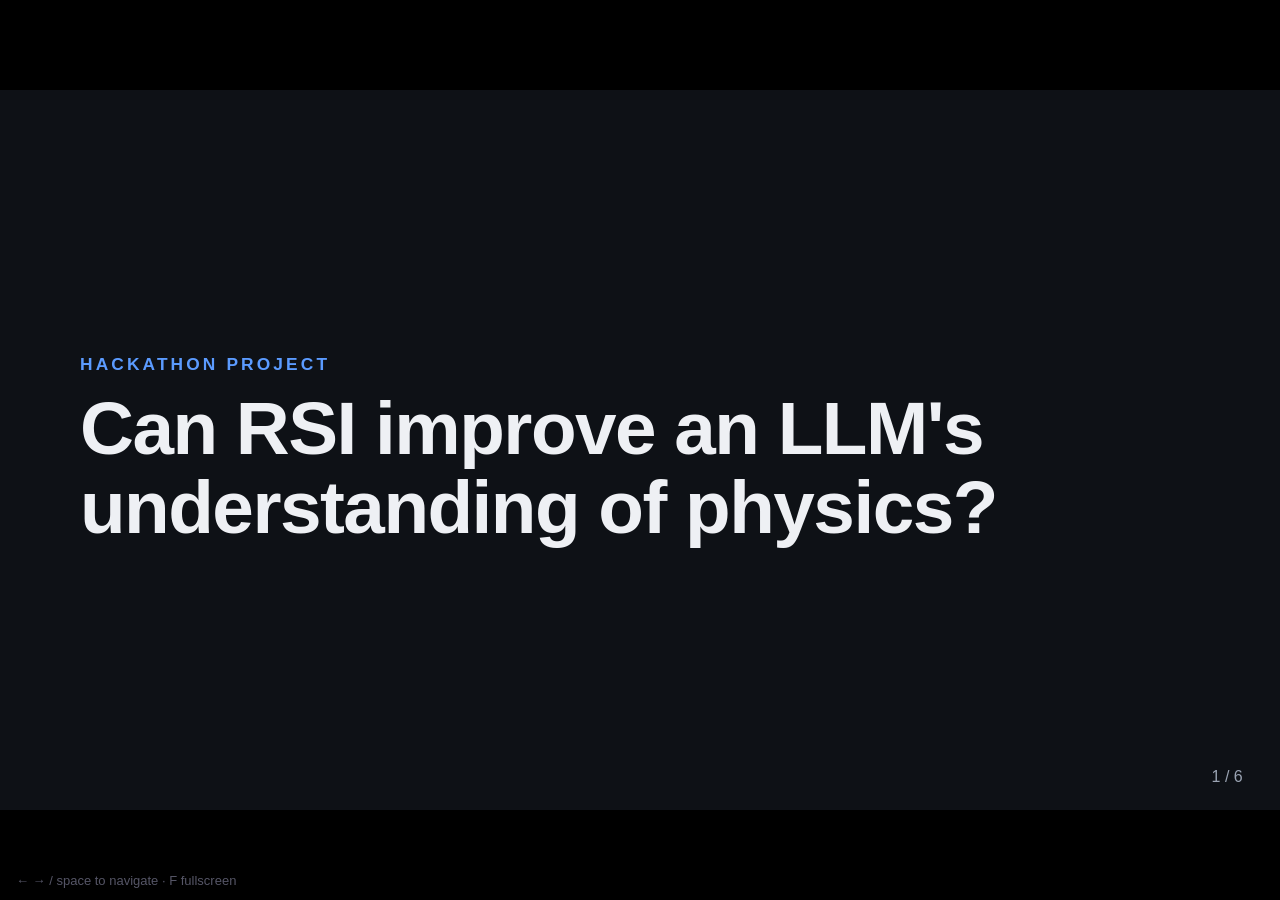
<file: presentation/video-1min/standalone.html>
<!doctype html>
<html lang="en">
<head>
<meta charset="utf-8">
<meta name="viewport" content="width=device-width, initial-scale=1">
<title>Can RSI Improve LLM Physics (1 min)</title>
<style>
:root{
  --bg:#0e1116; --panel:#171b23; --line:#2a303c; --fg:#eef0f4; --muted:#9aa3b2;
  --blue:#5b9bff; --orange:#ffa13d; --green:#43d19e; --red:#ff6b6b; --violet:#a58bff;
}
*{box-sizing:border-box;margin:0;padding:0}
html,body{height:100%;background:#000;overflow:hidden}
body{font-family:-apple-system,BlinkMacSystemFont,"Inter","Helvetica Neue",Arial,sans-serif;color:var(--fg)}
#stage{position:absolute;left:50%;top:50%;width:1920px;height:1080px;transform-origin:center center;background:var(--bg);overflow:hidden}
.slide{position:absolute;inset:0;padding:96px 120px;display:none;flex-direction:column}
.slide.active{display:flex}
.kicker{font-size:26px;letter-spacing:.18em;text-transform:uppercase;color:var(--blue);font-weight:600;margin-bottom:22px}
h1{font-size:112px;line-height:1.05;font-weight:750;letter-spacing:-.02em}
h2{font-size:72px;line-height:1.12;font-weight:720;letter-spacing:-.01em;margin-bottom:44px}
p,li{font-size:40px;line-height:1.45;color:#d6dae3}
.muted{color:var(--muted)}
.sub{font-size:46px;color:var(--muted);margin-top:36px;max-width:1500px;line-height:1.35}
ul{list-style:none}
li{padding-left:44px;position:relative;margin-bottom:22px}
li::before{content:"";position:absolute;left:0;top:.62em;width:16px;height:16px;border-radius:4px;background:var(--blue)}
b,strong{color:var(--fg);font-weight:650}
.row{display:flex;gap:44px;align-items:stretch}
.col{flex:1}
.center{justify-content:center}
.card{background:var(--panel);border:2px solid var(--line);border-radius:22px;padding:34px 40px}
.card h3{font-size:38px;margin-bottom:14px}
code{font-family:ui-monospace,SFMono-Regular,Menlo,monospace}
.pn{position:absolute;right:56px;bottom:36px;font-size:24px;color:var(--muted)}
.ok{color:var(--green)} .bad{color:var(--red)} .warn{color:var(--orange)} .blue{color:var(--blue)}

/* tiles */
.tiles{display:flex;gap:36px}
.tile{flex:1;background:var(--panel);border:2px solid var(--line);border-top:8px solid var(--blue);border-radius:22px;padding:34px 36px 38px}
.tile h3{font-size:42px;line-height:1.2;margin-bottom:16px}
.tile p{font-size:34px;line-height:1.4;color:#c4cad6}
.tile.o{border-top-color:var(--orange)} .tile.g{border-top-color:var(--green)} .tile.r{border-top-color:var(--red)} .tile.v{border-top-color:var(--violet)}
.big{font-size:60px;line-height:1.25;font-weight:700;letter-spacing:-.01em;max-width:1500px}
.big .hl{color:var(--orange)}

/* flow */
.flow{display:flex;align-items:center;gap:24px}
.flow .box{flex:1;background:var(--panel);border:2px solid var(--line);border-radius:22px;padding:30px 32px;font-size:36px;line-height:1.3;text-align:center}
.flow .arr{font-size:56px;color:var(--muted)}

/* kv list (training slide) */
.kv{display:flex;flex-direction:column;gap:22px}
.kv .r{display:flex;align-items:baseline;gap:32px;background:var(--panel);border:2px solid var(--line);border-radius:20px;padding:26px 36px}
.kv .k{width:300px;flex:none;font-size:28px;letter-spacing:.1em;text-transform:uppercase;color:var(--muted);font-weight:600}
.kv .v{font-size:44px;font-weight:650}
.kv .v small{display:block;font-size:30px;color:var(--muted);font-weight:400;margin-top:4px}

/* tables */
table{width:100%;border-collapse:collapse}
th,td{font-size:34px;text-align:left;padding:22px 26px;border-bottom:2px solid var(--line);color:#d6dae3}
th{color:var(--muted);font-weight:600;font-size:26px;letter-spacing:.08em;text-transform:uppercase}
td.n,th.n{text-align:center}
td.tbd{color:var(--muted);text-align:center}
td.tbd span{display:inline-block;border:2px dashed #556;border-radius:12px;padding:6px 26px;font-size:32px}
td.val{text-align:center;font-weight:700;font-size:46px}

/* video slots */
.vgrid{display:flex;gap:32px}
.vf{flex:1;min-width:0}
.vslot{position:relative;width:100%;aspect-ratio:16/9;background:#0a0d12;border:3px dashed #556;border-radius:18px;overflow:hidden;display:flex;align-items:center;justify-content:center}
.vslot img{position:absolute;inset:0;width:100%;height:100%;object-fit:contain;background:#000;display:none}
.vslot.has img{display:block}
.vslot video{position:absolute;inset:0;width:100%;height:100%;object-fit:contain;background:#000;display:none}
.vslot.has{border:3px solid var(--line)}
.vslot.has video{display:block}
.vslot.has .ph{display:none}
.ph{text-align:center;color:var(--muted);padding:16px}
.ph .t{font-size:34px;font-weight:700;letter-spacing:.14em;color:#7d8696}
.ph .f{font-family:ui-monospace,Menlo,monospace;font-size:26px;margin-top:10px;color:#7d8696}
.ph .d{font-size:26px;margin-top:10px}
.vf figcaption{font-size:30px;line-height:1.35;color:#c4cad6;margin-top:16px}
.vf figcaption b{display:block;font-size:32px;margin-bottom:2px}
.vf.good figcaption b{color:var(--green)} .vf.badc figcaption b{color:var(--red)}
.vf.abs{position:absolute}

svg text{font-family:inherit}
.hint{position:fixed;left:16px;bottom:12px;color:#556;font-size:13px;z-index:9}

@media print{
  @page{size:1920px 1080px;margin:0}
  html,body{height:auto;overflow:visible;background:#fff}
  #stage{position:static;transform:none!important;width:auto;height:auto;overflow:visible}
  .slide{display:flex!important;position:relative;width:1920px;height:1080px;page-break-after:always;break-after:page;background:var(--bg);-webkit-print-color-adjust:exact;print-color-adjust:exact}
  .slide:last-of-type{page-break-after:auto;break-after:auto}
  .hint,.pn{display:none}
}

/* evidence cards, source lines, loop */
.src{font-size:24px;color:var(--muted);margin-top:14px;line-height:1.35}
.evi{background:var(--panel);border:2px solid var(--line);border-radius:22px;padding:28px 34px}
.evi h3{font-size:36px;line-height:1.25;margin-bottom:10px}
.evi p{font-size:30px;line-height:1.4;color:#c4cad6}
.qa{margin-bottom:26px}
.qa .q{font-size:34px;font-weight:700;color:var(--orange);margin-bottom:8px}
.qa .a{font-size:31px;line-height:1.42;color:#d6dae3}

/* results */
.fakebadge{position:absolute;right:120px;top:84px;font-size:24px;font-weight:700;letter-spacing:.12em;color:#ffa13d;border:3px solid #ffa13d;border-radius:12px;padding:6px 18px;background:rgba(255,161,61,.08)}
.curve{width:100%}
.curve-ph{border:3px dashed #556;border-radius:18px;height:420px;display:flex;align-items:center;justify-content:center;text-align:center;color:#7d8696;font-size:34px;font-weight:700;letter-spacing:.14em;line-height:1.6}
.curve-ph small{font-size:24px;font-weight:400;letter-spacing:0}
.kpi{font-size:120px;font-weight:780;letter-spacing:-.02em;line-height:1;color:var(--muted)}
.kpi .ar{margin:0 22px;color:#556}
.kpi .after{color:var(--green)}
.kpi .tbdk{font-size:64px;color:#7d8696;border:3px dashed #556;border-radius:16px;padding:6px 28px;letter-spacing:0}
.kpilabel{font-size:30px;color:var(--muted);margin-top:10px;margin-bottom:34px}

.vslot.sq{aspect-ratio:1/1}

</style>
</head>
<body>
<div id="stage">

<!-- 1. Hook -->
<section class="slide center">
  <div class="kicker">Hackathon project</div>
  <h1>Can RSI improve an LLM's understanding of physics?</h1>
</section>

<!-- 2. Background + problem -->
<section class="slide center">
  <div class="kicker">The problem</div>
  <div class="big">AI-generated scenes look real, but their motion often <span class="hl">breaks the physics</span>.</div>
  <p class="sub">Newton's laws. Energy conservation. Momentum.</p>
</section>

<!-- 3. Idea -->
<section class="slide">
  <div class="kicker">Our idea</div>
  <h2>Put an agent in the improvement loop.</h2>
  <div class="flow">
    <div class="box">Model draws<br>the scene</div><div class="arr">→</div>
    <div class="box" style="border-color:var(--orange)">Agent finds<br>failures</div><div class="arr">→</div>
    <div class="box" style="border-color:var(--orange)">Agent writes data,<br>verifiable reward</div><div class="arr">→</div>
    <div class="box">Train a small Qwen<br>on that reward</div>
  </div>
  <svg viewBox="0 0 1680 110" style="width:100%;height:auto;margin-top:6px">
    <path d="M1560 0 V70 H120 V14" fill="none" stroke="#556" stroke-width="4" stroke-dasharray="10 8"/>
    <path d="M104 26 L120 4 L136 26" fill="none" stroke="#556" stroke-width="4"/>
    <text x="840" y="48" text-anchor="middle" font-size="30" fill="#9aa3b2">repeat with the new model's failures</text>
  </svg>
</section>

<!-- 4. Examples (two square clips; positions used by build.py) -->
<section class="slide">
  <div class="kicker">Examples</div>
  <h2>A correct bounce, and a failure we catch.</h2>
  <figure class="vf good abs" style="left:330px;top:265px;width:560px">
    <div class="vslot sq" data-src="[data-uri]"><div class="ph"><div class="t">VIDEO</div><div class="f">media/good_1.mp4</div></div></div>
    <figcaption><b>Correct</b></figcaption></figure>
  <figure class="vf badc abs" style="left:1030px;top:265px;width:560px">
    <div class="vslot sq" data-src="[data-uri]"><div class="ph"><div class="t">VIDEO</div><div class="f">media/bad_1.mp4</div></div></div>
    <figcaption><b>Failure → becomes a reward signal</b></figcaption></figure>
</section>

<!-- 5. Results -->
<section class="slide">
  <div class="kicker">Results</div>
  <h2>Success rate on cases it never saw.</h2>
  <div class="row" style="gap:48px;align-items:center">
    <div class="col" style="flex:.8">
      <div class="kpi" data-kpi="heldout"></div>
      <div class="kpilabel">Held-out scenes, before → after training</div>
      <div class="kpi" data-kpi="in_dist" style="font-size:80px"></div>
      <div class="kpilabel" style="margin-bottom:0">In-distribution scenes</div>
    </div>
    <div class="col" style="flex:1.2">
      <div class="card" style="padding:22px 26px"><div class="curve"></div></div>
    </div>
  </div>
</section>

<!-- 6. Close -->
<section class="slide center">
  <div class="kicker">Takeaway</div>
  <div class="big">Recursive self-improvement, <span class="hl">for physics</span>.</div>
</section>

<div class="pn" id="pn"></div>
</div>
<div class="hint">← → / space to navigate · F fullscreen</div>
<script>
window.RESULTS={in_dist:{base:12,rl:71},heldout:{base:8,rl:54}};
window.CURVE={xlabel:"Training step",steps:[0,10,20,30,40,50,60],in_dist:[12,15,24,38,52,63,71],heldout:[8,9,15,26,38,47,54]};
</script>
<script>
/* Shared deck runtime: scaling, navigation, ball animation, video slots, results table. */
(function(){
const stage=document.getElementById('stage');
const slides=[...document.querySelectorAll('.slide')];
const pn=document.getElementById('pn');
const qs=new URLSearchParams(location.search);
let cur=0;

function fit(){const s=Math.min(innerWidth/1920,innerHeight/1080);stage.style.transform=`translate(-50%,-50%) scale(${s})`}
addEventListener('resize',fit);fit();

/* ---- results table: window.RESULTS = {in_dist:{base:null,rl:null},heldout:{base:null,rl:null}} ---- */
document.querySelectorAll('[data-r]').forEach(td=>{
  const [a,b]=td.dataset.r.split('.');
  const v=(window.RESULTS&&window.RESULTS[a])?window.RESULTS[a][b]:null;
  if(v===null||v===undefined){td.className='tbd';td.innerHTML='<span>TBD</span>'}
  else{td.className='val';td.textContent=(typeof v==='number'?v.toFixed(0)+'%':v)}
});

/* ---- KPI: <div data-kpi="heldout"> shows "base% -> after%" ---- */
document.querySelectorAll('[data-kpi]').forEach(el=>{
  const r=(window.RESULTS||{})[el.dataset.kpi];
  if(r&&typeof r.base==='number'&&typeof r.rl==='number'){
    el.innerHTML=`${r.base.toFixed(0)}%<span class="ar">→</span><span class="after">${r.rl.toFixed(0)}%</span>`;
  }else{el.innerHTML='<span class="tbdk">TBD</span>'}
});

/* ---- improvement curve: window.CURVE = {steps:[..], in_dist:[..], heldout:[..], xlabel:"Training step"} ---- */
document.querySelectorAll('.curve').forEach(box=>{
  const C=window.CURVE;
  if(!C||!C.steps){box.innerHTML='<div class="curve-ph">CHART<br><small>set window.CURVE in index.html</small></div>';return}
  const W=960,H=560,L=96,R=210,T=30,B=100,pw=W-L-R,ph=H-T-B;
  const xs=C.steps,xmin=xs[0],xmax=xs[xs.length-1];
  const X=v=>L+(v-xmin)/(xmax-xmin)*pw, Y=v=>T+(1-v/100)*ph;
  let g='';
  [0,25,50,75,100].forEach(v=>{g+=`<line x1="${L}" x2="${L+pw}" y1="${Y(v)}" y2="${Y(v)}" stroke="#2a303c" stroke-width="2"/><text x="${L-16}" y="${Y(v)+8}" text-anchor="end" font-size="24" fill="#9aa3b2">${v}</text>`});
  xs.forEach(v=>{g+=`<text x="${X(v)}" y="${T+ph+36}" text-anchor="middle" font-size="24" fill="#9aa3b2">${v}</text>`});
  g+=`<text x="${L+pw/2}" y="${H-24}" text-anchor="middle" font-size="26" fill="#9aa3b2">${C.xlabel||'Training step'}</text>`;
  g+=`<text transform="translate(28 ${T+ph/2}) rotate(-90)" text-anchor="middle" font-size="26" fill="#9aa3b2">Success rate (%)</text>`;
  const series=[['heldout','Held-out','#ffa13d'],['in_dist','In-distribution','#5b9bff']];
  series.forEach(([k,name,col])=>{
    const ys=C[k]; if(!ys)return;
    const pts=xs.map((x,i)=>`${X(x)},${Y(ys[i])}`).join(' ');
    g+=`<polyline points="${pts}" fill="none" stroke="${col}" stroke-width="6" stroke-linejoin="round" stroke-linecap="round"/>`;
    xs.forEach((x,i)=>{g+=`<circle cx="${X(x)}" cy="${Y(ys[i])}" r="8" fill="${col}"/>`});
    const last=ys[ys.length-1];
    g+=`<text x="${X(xmax)+18}" y="${Y(last)+9}" font-size="30" font-weight="700" fill="${col}">${last.toFixed(0)}%</text>`;
    g+=`<text x="${X(xmax)+18}" y="${Y(last)+40}" font-size="22" fill="${col}">${name}</text>`;
  });
  box.innerHTML=`<svg viewBox="0 0 ${W} ${H}" style="width:100%;height:auto;display:block">${g}</svg>`;
});

/* ---- badge on slides that show placeholder numbers: set window.FAKE=true ---- */
if(window.FAKE){
  document.querySelectorAll('.slide').forEach(sl=>{
    if(sl.querySelector('[data-r],[data-kpi],.curve')){
      const b=document.createElement('div');b.className='fakebadge';b.textContent='FAKE DATA · PREVIEW ONLY';sl.appendChild(b);
    }
  });
}

/* ---- video slots: drop files into ../media/ and they play automatically ---- */
const vids=[];
document.querySelectorAll('.vslot[data-src]').forEach(slot=>{
  const src=slot.dataset.src;
  if(/^data:image\//.test(src)||/\.(png|jpe?g|gif|webp|svg)$/i.test(src)){
    const im=document.createElement('img');
    im.addEventListener('load',()=>slot.classList.add('has'));
    im.addEventListener('error',()=>slot.classList.remove('has'));
    im.src=src;slot.appendChild(im);return;
  }
  const v=document.createElement('video');
  v.muted=true;v.loop=true;v.playsInline=true;v.preload='auto';
  v.addEventListener('loadeddata',()=>{slot.classList.add('has');if(qs.has('clean'))try{v.currentTime=2.5}catch(e){}});
  v.addEventListener('error',()=>slot.classList.remove('has'));
  v.src=(qs.has('clean')&&!src.startsWith('data:'))?src+'#t=2.5':src;
  slot.appendChild(v);vids.push({v,slide:slot.closest('.slide')});
});
function syncVideos(){vids.forEach(({v,slide})=>{if(slide===slides[cur]){v.play().catch(()=>{})}else{v.pause()}})}

/* ---- Physics animation: closed-form answer for a sample scene ---- */
const P={x0:100,v:400,wall:800,r:20,e:0.6,dt:0.2,n:16};
P.xc=P.wall-P.r;P.tc=(P.xc-P.x0)/P.v;P.T=(P.n-1)*P.dt;
const xAt=t=>t<=P.tc?P.x0+P.v*t:P.xc-P.e*P.v*(t-P.tc);
const LOOP=P.T+1.0;   // keep in sync with LOOP in build_video.py (4.0 s)
const anim=document.getElementById('anim');
let ball,tl,raf=null,t0=0;
if(anim){
  const g=document.getElementById('ghosts');
  for(let k=0;k<P.n;k++){
    const c=document.createElementNS('http://www.w3.org/2000/svg','circle');
    c.setAttribute('cx',xAt(k*P.dt));c.setAttribute('cy',130);c.setAttribute('r',6);
    c.setAttribute('fill','#ffa13d');g.appendChild(c);
  }
  ball=document.getElementById('ball');tl=document.getElementById('tlabel');
}
function setT(t){const tt=Math.min(t,P.T);ball.setAttribute('cx',xAt(tt));tl.textContent='t = '+tt.toFixed(2)+' s'}
function startAnim(){
  cancelAnimationFrame(raf);
  if(!anim||!slides[cur].contains(anim))return;
  if(qs.has('t')){setT(parseFloat(qs.get('t')));return}
  t0=performance.now();
  (function step(now){setT(((now-t0)/1000)%LOOP);raf=requestAnimationFrame(step)})(t0);
}

function show(i){
  cur=Math.max(0,Math.min(slides.length-1,i));
  slides.forEach((s,k)=>s.classList.toggle('active',k===cur));
  if(pn)pn.textContent=(cur+1)+' / '+slides.length;
  history.replaceState(null,'','#'+(cur+1)+(location.search||''));
  startAnim();syncVideos();
}
addEventListener('keydown',e=>{
  if(['ArrowRight','PageDown',' ','Enter'].includes(e.key)){e.preventDefault();show(cur+1)}
  else if(['ArrowLeft','PageUp','Backspace'].includes(e.key)){e.preventDefault();show(cur-1)}
  else if(e.key==='Home')show(0);else if(e.key==='End')show(slides.length-1);
  else if(e.key==='f'||e.key==='F'){document.fullscreenElement?document.exitFullscreen():document.documentElement.requestFullscreen()}
});
addEventListener('click',e=>{if(e.target.tagName==='VIDEO')return;show(e.clientX>innerWidth/2?cur+1:cur-1)});
let tx=null;addEventListener('touchstart',e=>tx=e.touches[0].clientX);
addEventListener('touchend',e=>{if(tx===null)return;const d=e.changedTouches[0].clientX-tx;if(Math.abs(d)>40)show(cur+(d<0?1:-1));tx=null});

const h=parseInt(location.hash.slice(1));show(Number.isFinite(h)?h-1:0);
if(qs.has('clean')){const el=document.querySelector('.hint');if(el)el.style.display='none'}
})();

</script>
</body>
</html>
</file>
<file: presentation/shared/deck.css>
:root{
  --bg:#0e1116; --panel:#171b23; --line:#2a303c; --fg:#eef0f4; --muted:#9aa3b2;
  --blue:#5b9bff; --orange:#ffa13d; --green:#43d19e; --red:#ff6b6b; --violet:#a58bff;
}
*{box-sizing:border-box;margin:0;padding:0}
html,body{height:100%;background:#000;overflow:hidden}
body{font-family:-apple-system,BlinkMacSystemFont,"Inter","Helvetica Neue",Arial,sans-serif;color:var(--fg)}
#stage{position:absolute;left:50%;top:50%;width:1920px;height:1080px;transform-origin:center center;background:var(--bg);overflow:hidden}
.slide{position:absolute;inset:0;padding:96px 120px;display:none;flex-direction:column}
.slide.active{display:flex}
.kicker{font-size:26px;letter-spacing:.18em;text-transform:uppercase;color:var(--blue);font-weight:600;margin-bottom:22px}
h1{font-size:112px;line-height:1.05;font-weight:750;letter-spacing:-.02em}
h2{font-size:72px;line-height:1.12;font-weight:720;letter-spacing:-.01em;margin-bottom:44px}
p,li{font-size:40px;line-height:1.45;color:#d6dae3}
.muted{color:var(--muted)}
.sub{font-size:46px;color:var(--muted);margin-top:36px;max-width:1500px;line-height:1.35}
ul{list-style:none}
li{padding-left:44px;position:relative;margin-bottom:22px}
li::before{content:"";position:absolute;left:0;top:.62em;width:16px;height:16px;border-radius:4px;background:var(--blue)}
b,strong{color:var(--fg);font-weight:650}
.row{display:flex;gap:44px;align-items:stretch}
.col{flex:1}
.center{justify-content:center}
.card{background:var(--panel);border:2px solid var(--line);border-radius:22px;padding:34px 40px}
.card h3{font-size:38px;margin-bottom:14px}
code{font-family:ui-monospace,SFMono-Regular,Menlo,monospace}
.pn{position:absolute;right:56px;bottom:36px;font-size:24px;color:var(--muted)}
.ok{color:var(--green)} .bad{color:var(--red)} .warn{color:var(--orange)} .blue{color:var(--blue)}

/* tiles */
.tiles{display:flex;gap:36px}
.tile{flex:1;background:var(--panel);border:2px solid var(--line);border-top:8px solid var(--blue);border-radius:22px;padding:34px 36px 38px}
.tile h3{font-size:42px;line-height:1.2;margin-bottom:16px}
.tile p{font-size:34px;line-height:1.4;color:#c4cad6}
.tile.o{border-top-color:var(--orange)} .tile.g{border-top-color:var(--green)} .tile.r{border-top-color:var(--red)} .tile.v{border-top-color:var(--violet)}
.big{font-size:60px;line-height:1.25;font-weight:700;letter-spacing:-.01em;max-width:1500px}
.big .hl{color:var(--orange)}

/* flow */
.flow{display:flex;align-items:center;gap:24px}
.flow .box{flex:1;background:var(--panel);border:2px solid var(--line);border-radius:22px;padding:30px 32px;font-size:36px;line-height:1.3;text-align:center}
.flow .arr{font-size:56px;color:var(--muted)}

/* kv list (training slide) */
.kv{display:flex;flex-direction:column;gap:22px}
.kv .r{display:flex;align-items:baseline;gap:32px;background:var(--panel);border:2px solid var(--line);border-radius:20px;padding:26px 36px}
.kv .k{width:300px;flex:none;font-size:28px;letter-spacing:.1em;text-transform:uppercase;color:var(--muted);font-weight:600}
.kv .v{font-size:44px;font-weight:650}
.kv .v small{display:block;font-size:30px;color:var(--muted);font-weight:400;margin-top:4px}

/* tables */
table{width:100%;border-collapse:collapse}
th,td{font-size:34px;text-align:left;padding:22px 26px;border-bottom:2px solid var(--line);color:#d6dae3}
th{color:var(--muted);font-weight:600;font-size:26px;letter-spacing:.08em;text-transform:uppercase}
td.n,th.n{text-align:center}
td.tbd{color:var(--muted);text-align:center}
td.tbd span{display:inline-block;border:2px dashed #556;border-radius:12px;padding:6px 26px;font-size:32px}
td.val{text-align:center;font-weight:700;font-size:46px}

/* video slots */
.vgrid{display:flex;gap:32px}
.vf{flex:1;min-width:0}
.vslot{position:relative;width:100%;aspect-ratio:16/9;background:#0a0d12;border:3px dashed #556;border-radius:18px;overflow:hidden;display:flex;align-items:center;justify-content:center}
.vslot img{position:absolute;inset:0;width:100%;height:100%;object-fit:contain;background:#000;display:none}
.vslot.has img{display:block}
.vslot video{position:absolute;inset:0;width:100%;height:100%;object-fit:contain;background:#000;display:none}
.vslot.has{border:3px solid var(--line)}
.vslot.has video{display:block}
.vslot.has .ph{display:none}
.ph{text-align:center;color:var(--muted);padding:16px}
.ph .t{font-size:34px;font-weight:700;letter-spacing:.14em;color:#7d8696}
.ph .f{font-family:ui-monospace,Menlo,monospace;font-size:26px;margin-top:10px;color:#7d8696}
.ph .d{font-size:26px;margin-top:10px}
.vf figcaption{font-size:30px;line-height:1.35;color:#c4cad6;margin-top:16px}
.vf figcaption b{display:block;font-size:32px;margin-bottom:2px}
.vf.good figcaption b{color:var(--green)} .vf.badc figcaption b{color:var(--red)}
.vf.abs{position:absolute}

svg text{font-family:inherit}
.hint{position:fixed;left:16px;bottom:12px;color:#556;font-size:13px;z-index:9}

@media print{
  @page{size:1920px 1080px;margin:0}
  html,body{height:auto;overflow:visible;background:#fff}
  #stage{position:static;transform:none!important;width:auto;height:auto;overflow:visible}
  .slide{display:flex!important;position:relative;width:1920px;height:1080px;page-break-after:always;break-after:page;background:var(--bg);-webkit-print-color-adjust:exact;print-color-adjust:exact}
  .slide:last-of-type{page-break-after:auto;break-after:auto}
  .hint,.pn{display:none}
}

/* evidence cards, source lines, loop */
.src{font-size:24px;color:var(--muted);margin-top:14px;line-height:1.35}
.evi{background:var(--panel);border:2px solid var(--line);border-radius:22px;padding:28px 34px}
.evi h3{font-size:36px;line-height:1.25;margin-bottom:10px}
.evi p{font-size:30px;line-height:1.4;color:#c4cad6}
.qa{margin-bottom:26px}
.qa .q{font-size:34px;font-weight:700;color:var(--orange);margin-bottom:8px}
.qa .a{font-size:31px;line-height:1.42;color:#d6dae3}

/* results */
.fakebadge{position:absolute;right:120px;top:84px;font-size:24px;font-weight:700;letter-spacing:.12em;color:#ffa13d;border:3px solid #ffa13d;border-radius:12px;padding:6px 18px;background:rgba(255,161,61,.08)}
.curve{width:100%}
.curve-ph{border:3px dashed #556;border-radius:18px;height:420px;display:flex;align-items:center;justify-content:center;text-align:center;color:#7d8696;font-size:34px;font-weight:700;letter-spacing:.14em;line-height:1.6}
.curve-ph small{font-size:24px;font-weight:400;letter-spacing:0}
.kpi{font-size:120px;font-weight:780;letter-spacing:-.02em;line-height:1;color:var(--muted)}
.kpi .ar{margin:0 22px;color:#556}
.kpi .after{color:var(--green)}
.kpi .tbdk{font-size:64px;color:#7d8696;border:3px dashed #556;border-radius:16px;padding:6px 28px;letter-spacing:0}
.kpilabel{font-size:30px;color:var(--muted);margin-top:10px;margin-bottom:34px}

.vslot.sq{aspect-ratio:1/1}

/* training slide: rows built by the agent */
.kv.tight{gap:14px}
.kv.tight .r{padding:16px 32px;align-items:center}
.kv.tight .k{width:230px;font-size:26px}
.kv.tight .v{font-size:38px;flex:1}
.kv.tight .v small{font-size:26px;margin-top:2px}
.by{flex:none;font-size:24px;font-weight:700;letter-spacing:.06em;color:#ffa13d;border:2px solid #ffa13d;border-radius:999px;padding:6px 20px;background:rgba(255,161,61,.08)}
</file>
